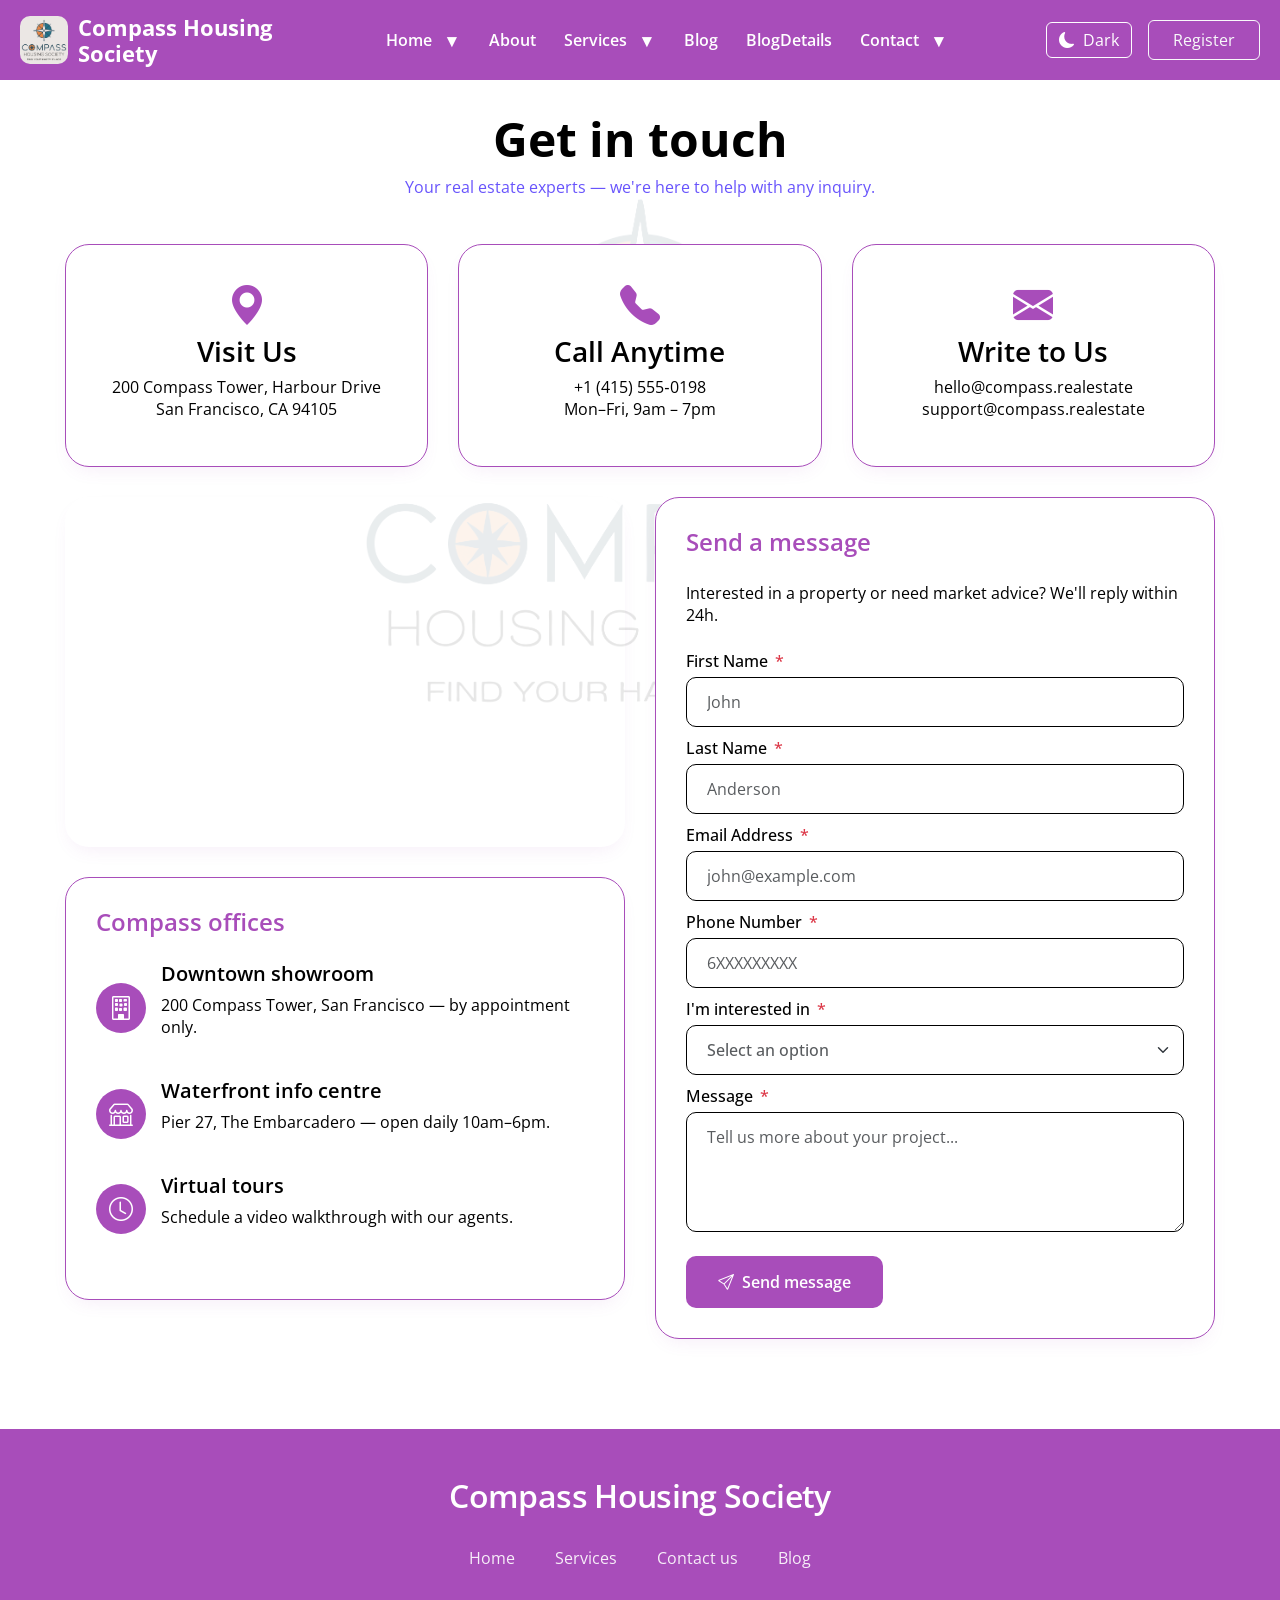
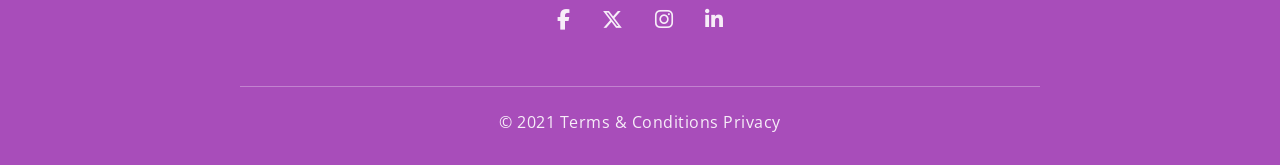
<file: contactus.html>
<!DOCTYPE html>
<html lang="en">
<head>
    <meta charset="UTF-8">
    <meta name="viewport" content="width=device-width, initial-scale=1.0, viewport-fit=cover">
    <title>Compass Real Estate · Contact us</title>
    <link rel="stylesheet" href="globalstyles.css">
    <link href="https://cdn.jsdelivr.net/npm/bootstrap@5.3.3/dist/css/bootstrap.min.css" rel="stylesheet">
    <link href="https://cdn.jsdelivr.net/npm/bootstrap-icons@1.11.3/font/bootstrap-icons.css" rel="stylesheet">
    <link rel="stylesheet" href="https://cdnjs.cloudflare.com/ajax/libs/font-awesome/6.5.1/css/all.min.css">
    <link href="https://fonts.googleapis.com/css2?family=Open+Sans:wght@400;500;600;700&family=Roboto:wght@400;500;700&display=swap" rel="stylesheet">
    
<style>
    
    :root {
    --pri: #A84DBA;
    --sec: #6854FC;
    --white: #ffffff;
    --black: #000000;
    --bg-body: #ffffff;
    --text-main: #000000;
    --card-bg: #ffffff;
    --card-border: #A84DBA;
    --excerpt-color: #000000;
    --input-border: #000000;
    --shadow-color: rgba(168, 77, 186, 0.1);
    --sidebar-border: #6854FC;
    --error-color: #dc3545;
    --success-color: #28a745;
    --footer-bg: #ffffff;
}

[data-theme="dark"] {
    --bg-body: #000000;
    --text-main: #ffffff;
    --card-bg: #000000;
    --card-border: #A84DBA;
    --excerpt-color: #ffffff;
    --input-border: #ffffff;
    --shadow-color: rgba(104, 84, 252, 0.2);
    --sidebar-border: #6854FC;
    --error-color: #ff6b6b;
    --success-color: #28a745;
    --footer-bg: #000000;
}

    /* watermark logo */
    body::before {
        content: "";
        position: fixed;
        inset: 0;
        margin: auto;
        background-image: url('images/transparent-logo-1.png');
        background-repeat: no-repeat;
        background-position: center;
        background-size: 600px auto;
        opacity: 0.10;
        pointer-events: none;
        z-index: -1;
    }

    [data-theme="dark"] body::before {
        background-image: url('images/transparent-logo-1.png');
        opacity: 0.10;
    }

    body {
        background-color: var(--bg-body);
        color: var(--text-main);
        transition: background-color 0.2s ease, color 0.2s;
        font-family: 'Open Sans', sans-serif;
        padding: 0;
        margin: 0;
        overflow-x: hidden;
    }

    /* TYPOGRAPHY HIERARCHY – exact sizes */
    h1 { font-size: 48px; font-weight: 700; margin-bottom: 8px; }
    h2 { font-size: 36px; font-weight: 600; margin-bottom: 8px; }
    h3 { font-size: 28px; font-weight: 600; margin-bottom: 8px; }
    h4 { font-size: 24px; font-weight: 600; margin-bottom: 8px; }
    h5 { font-size: 20px; font-weight: 600; margin-bottom: 8px; }
    h6 { font-size: 18px; font-weight: 600; margin-bottom: 8px; }
    p, span, a, li, .card-text, .btn, input, textarea, .info-item, label, small, .invalid-feedback {
        font-size: 16px !important;
        line-height: normal;
    }

    /* sticky header - exactly original */
    #site-header {
        left: 0;
        right: 0;
        width: 100%;
        background: var(--card-bg) !important;
        border-bottom: 1px solid var(--card-border);
        padding: 12px 50px !important;
        z-index: 1030;
        transition: background 0.2s;
    }

  

    /* main wrapper – full width with proper padding, 30px gaps */
    .main-wrapper {
        padding: 30px 50px 30px 50px;
        width: 100%;
        margin-top: 80px;
        min-height: calc(100vh - 80px);
        display: flex;
        flex-direction: column;
    }

    .section-gap {
        margin-bottom: 30px;
    }

    /* center heading */
    .text-center {
        text-align: center;
    }

    /* contact cards - equal height, smooth animation (simple fade) */
    .contact-card {
        background: var(--card-bg);
        border: 1px solid var(--card-border);
        border-radius: 24px;
        padding: 30px 25px;
        box-shadow: 0 8px 18px -6px var(--shadow-color);
        height: 100%;
        transition: transform 0.2s ease, box-shadow 0.2s ease;
        text-align: center;
    }
    .contact-card:hover {
        transform: translateY(-4px);
        box-shadow: 0 18px 25px -12px rgba(104,84,252,0.15);
    }
    .contact-card i {
        font-size: 2.5rem;
        color: var(--pri);
        margin-bottom: 20px;
        transition: color 0.2s;
    }
    .contact-card:hover i {
        color: var(--sec);
    }

    /* form styling - all fields 10px border radius */
    .form-card {
        background: var(--card-bg);
      border: 1px solid var(--card-border);
        border-radius: 24px;
        padding: 30px;
        box-shadow: 0 8px 18px -6px var(--shadow-color);
    }
    .form-control, .form-select {
        /* background: var(--bg-body); */
        border: 1px solid var(--input-border);
        border-radius: 10px !important;
        padding: 12px 20px;
        color: var(--text-main);
        font-size: 16px !important;
        margin-bottom: 5px;
        transition: border-color 0.2s;
    }
    .form-control:focus, .form-select:focus {
        border-color: var(--sec);
        outline: 2px solid rgba(104,84,252,0.2);
        box-shadow: none;
    }
    textarea.form-control {
        border-radius: 10px !important;
        resize: vertical;
        min-height: 120px;
    }

    /* validation styles */
    .form-control.is-invalid, .form-select.is-invalid {
        border-color: var(--error-color);
        background-image: none;
    }
    .form-control.is-valid, .form-select.is-valid {
        border-color: var(--success-color);
        background-image: none;
    }
    .invalid-feedback {
        color: var(--error-color);
        font-size: 14px !important;
        margin-top: 0;
        margin-bottom: 10px;
        display: block;
        padding-left: 0px;
    }
    .star {
        color: var(--error-color);
        margin-left: 3px;
    }
    label {
        font-weight: 500;
        margin-bottom: 5px;
        display: block;
        color: var(--text-main);
    }

    /* buttons - 14px 32px padding, radius 10px – no hover/active/focus changes */
    .btn-custom {
        background: var(--pri);
        border: none;
        color: white;
        padding: 14px 32px !important;
        border-radius: 10px !important;
        font-weight: 600;
        transition: none;
        text-decoration: none;
        display: inline-block;
        font-size: 16px !important;
        cursor: pointer;
    }
    .btn-custom:hover,
    .btn-custom:focus,
    .btn-custom:active {
        background: var(--pri);
        color: white;
        border: none;
        outline: none;
        box-shadow: none;
    }

    .btn-outline-custom {
        background: transparent;
        border: 2px solid var(--pri);
        color: var(--pri);
        padding: 14px 32px !important;
        border-radius: 10px !important;
        font-weight: 600;
        transition: none;
        text-decoration: none;
        display: inline-block;
    }
    .btn-outline-custom:hover,
    .btn-outline-custom:focus,
    .btn-outline-custom:active {
        background: transparent;
        color: var(--pri);
        border: 2px solid var(--pri);
        outline: none;
        box-shadow: none;
    }

    /* map container */
    .map-container {
        border-radius: 24px;
        overflow: hidden;
        box-shadow: 0 8px 18px -6px var(--shadow-color);
        height: 350px;
    }
    .map-container iframe {
        width: 100%;
        height: 100%;
        border: 0;
    }

    /* info items */
    .info-item {
        display: flex;
        align-items: center;
        gap: 15px;
        margin-bottom: 25px;
    }
    .info-item i {
        width: 50px;
        height: 50px;
        background: var(--pri);
        color: white;
        border-radius: 50%;
        display: flex;
        align-items: center;
        justify-content: center;
        font-size: 1.5rem;
        flex-shrink: 0;
        transition: background 0.2s;
    }
    .info-item:hover i {
        background: var(--sec);
    }

    .widget-title {
        font-size: 24px !important;
        font-weight: 600;
        color: var(--pri);
        border-left: none;
        padding-left: 0;
        margin-bottom: 25px;
    }

    .row {
        --bs-gutter-x: 30px;
        margin-right: 0;
        margin-left: 0;
    }
    .container-fluid {
        padding-left: 0;
        padding-right: 0;
    }
    .col-lg-6, .col-lg-4, .col-md-6 {
        padding-left: 15px;
        padding-right: 15px;
    }

    /* responsive */
    @media (max-width: 768px) {
        #site-header {
            padding: 12px 20px !important;
        }
        .main-wrapper {
            padding: 20px 20px 30px 20px;
        }
        h1 { font-size: 40px; }
        .map-container {
            height: 280px;
        }
        #side-footer {
            padding: 20px 20px;
        }
    }
    @media (max-width: 576px) {
        .main-wrapper {
            padding: 15px 15px 30px 15px;
        }
        .btn-custom, .btn-outline-custom {
            padding: 12px 24px !important;
        }
    }
</style>
</head>
<body data-theme="light">

<!-- STICKY HEADER (exactly original) -->
<div id="site-header" class="fixed-top d-flex justify-content-between align-items-center">
    <div class="d-flex align-items-center gap-3">
        <div style="width: 38px; height: 38px; background: var(--pri); mask: url('data:image/svg+xml;utf8,<svg xmlns=%22http://www.w3.org/2000/svg%22 viewBox=%220 0 200 200%22><path d=%22M100 20 L120 70 L180 70 L130 105 L150 160 L100 130 L50 160 L70 105 L20 70 L80 70 L100 20Z%22 fill=%22black%22/><circle cx=%22100%22 cy=%22100%22 r=%2215%22 fill=%22black%22/></svg>') no-repeat center; mask-size: contain; background-color: var(--pri);"></div>
        <span class="fw-bold" style="color: var(--pri);">COMPASS<span style="color:var(--text-main);">.journal</span></span>
    </div>
    <div class="theme-toggle">
        <span style="color: var(--text-main);" id="darkmode-icon"><i class="fa-regular fa-moon"></i></span>
        <button class="theme-toggle-btn" id="themeToggle">dark / light</button>
    </div>
</div>

<!-- MAIN CONTACT SECTION -->
<div class="main-wrapper">
    <!-- page title - centered -->
    <div class="row section-gap">
        <div class="col-12 text-center">
            <h1>Get in touch</h1>
            <p style="color: var(--sec);">Your real estate experts — we're here to help with any inquiry.</p>
        </div>
    </div>

    <!-- contact cards -->
    <div class="row g-4 section-gap">
        <div class="col-lg-4 col-md-6">
            <div class="contact-card">
                <i class="bi bi-geo-alt-fill"></i>
                <h3>Visit Us</h3>
                <p>200 Compass Tower, Harbour Drive<br>San Francisco, CA 94105</p>
            </div>
        </div>
        <div class="col-lg-4 col-md-6">
            <div class="contact-card">
                <i class="bi bi-telephone-fill"></i>
                <h3>Call Anytime</h3>
                <p>+1 (415) 555‑0198<br>Mon–Fri, 9am – 7pm</p>
            </div>
        </div>
        <div class="col-lg-4 col-md-6">
            <div class="contact-card">
                <i class="bi bi-envelope-fill"></i>
                <h3>Write to Us</h3>
                <p>hello@compass.realestate<br>support@compass.realestate</p>
            </div>
        </div>
    </div>

    <!-- map + contact info + form -->
    <div class="row g-4">
        <!-- left column: map & extra info -->
        <div class="col-lg-6">
            <div class="map-container section-gap">
                <iframe src="https://www.google.com/maps/embed?pb=!1m18!1m12!1m3!1d3153.086553334487!2d-122.40348492425713!3d37.79001671154438!2m3!1f0!2f0!3f0!3m2!1i1024!2i768!4f13.1!3m3!1m2!1s0x80858064e6f3e6c9%3A0x7b8c3e4b2f3c6b0a!2sSalesforce%20Tower!5e0!3m2!1sen!2sus!4v1689876543210!5m2!1sen!2sus" allowfullscreen="" loading="lazy"></iframe>
            </div>
            <div class="form-card">
                <h4 class="widget-title" style="margin-top: 0;">Compass offices</h4>
                <div class="info-item">
                    <i class="bi bi-building"></i>
                    <div>
                        <h5>Downtown showroom</h5>
                        <p>200 Compass Tower, San Francisco — by appointment only.</p>
                    </div>
                </div>
                <div class="info-item">
                    <i class="bi bi-shop"></i>
                    <div>
                        <h5>Waterfront info centre</h5>
                        <p>Pier 27, The Embarcadero — open daily 10am–6pm.</p>
                    </div>
                </div>
                <div class="info-item">
                    <i class="bi bi-clock"></i>
                    <div>
                        <h5>Virtual tours</h5>
                        <p>Schedule a video walkthrough with our agents.</p>
                    </div>
                </div>
            </div>
        </div>

        <!-- right column: contact form with strict validation -->
        <div class="col-lg-6">
            <div class="form-card">
                <h4 class="widget-title" style="margin-top: 0;">Send a message</h4>
                <p class="mb-4">Interested in a property or need market advice? We'll reply within 24h.</p>
                
                <form id="contactForm" novalidate>
                    <!-- First Name - only letters, no spaces allowed -->
                    <label>First Name <span class="star">*</span></label>
                    <input type="text" class="form-control" id="firstName" placeholder="John" maxlength="50">
                    <div class="invalid-feedback" id="firstNameError"></div>
                    
                    <!-- Last Name - only letters, no spaces allowed -->
                    <label>Last Name <span class="star">*</span></label>
                    <input type="text" class="form-control" id="lastName" placeholder="Anderson" maxlength="50">
                    <div class="invalid-feedback" id="lastNameError"></div>
                    
                    <!-- Email - pattern .com/.in/.org/.net only, no spaces -->
                    <label>Email Address <span class="star">*</span></label>
                    <input type="email" class="form-control" id="email" placeholder="john@example.com" maxlength="100">
                    <div class="invalid-feedback" id="emailError"></div>
                    
                    <!-- Phone - 10 digits, only 6-9 allowed as first digit, no spaces -->
                    <label>Phone Number <span class="star">*</span></label>
                    <input type="tel" class="form-control" id="phone" placeholder="6XXXXXXXXX" maxlength="10">
                    <div class="invalid-feedback" id="phoneError"></div>
                    
                    <!-- Interest -->
                    <label>I'm interested in <span class="star">*</span></label>
                   <select 
  id="interest" 
  class="form-select text-muted" 
  required
  style="font-weight:500; color:#000000;"
  onchange="this.classList.remove('text-muted'); this.style.color='#000000'; this.style.fontWeight='600';"
>
  <option value="" selected disabled hidden>Select an option</option>
  <option value="buy" >Buying a property</option>
  <option value="sell" >Selling my home</option>
  <option value="invest" >Investment advice</option>
  <option value="design">Architecture / design</option>
  <option value="general">General inquiry</option>
</select>
                    <div class="invalid-feedback" id="interestError"></div>
                    
                    <!-- Message - no empty spaces allowed at start -->
                    <label>Message <span class="star">*</span></label>
                    <textarea class="form-control" id="message" placeholder="Tell us more about your project..." maxlength="500"></textarea>
                    <div class="invalid-feedback" id="messageError"></div>
                    
                    <!-- Only one button: submit -->
                    <div class="d-flex mt-4">
                        <button type="submit" class="btn-custom"><i class="bi bi-send me-2"></i>Send message</button>
                    </div>
                </form>
            </div>
        </div>
    </div>
</div>

<!-- FOOTER (exactly original) -->
<div id="side-footer"></div>

<!-- SCRIPTS -->
<script src="footer.js"></script>
<script src="https://cdn.jsdelivr.net/npm/bootstrap@5.3.3/dist/js/bootstrap.bundle.min.js"></script>
<script src="header.js"></script>

<!-- VALIDATION SCRIPT - STRICT RULES like Register & Login page -->
<script>
    (function() {
        // Dark mode toggle
        const themeToggleBtn = document.getElementById('themeToggle');
        const body = document.body;
        if (themeToggleBtn) {
            themeToggleBtn.addEventListener('click', () => {
                const currentTheme = body.getAttribute('data-theme');
                body.setAttribute('data-theme', currentTheme === 'light' ? 'dark' : 'light');
            });
        }

        // Validation Patterns - SAME as Register/Login page
        const emailPattern = /^[a-zA-Z0-9._%+-]+@[a-zA-Z-]{2,}\.(com|in|org|net)$/i;
        const namePattern = /^[A-Za-z]+$/;  // Only letters, no spaces
        const phonePattern = /^[6-9][0-9]{9}$/;  // Starts with 6-9, exactly 10 digits

        // Form elements
        const form = document.getElementById('contactForm');
        const firstName = document.getElementById('firstName');
        const lastName = document.getElementById('lastName');
        const email = document.getElementById('email');
        const phone = document.getElementById('phone');
        const interest = document.getElementById('interest');
        const message = document.getElementById('message');
        
        // Error elements
        const firstNameError = document.getElementById('firstNameError');
        const lastNameError = document.getElementById('lastNameError');
        const emailError = document.getElementById('emailError');
        const phoneError = document.getElementById('phoneError');
        const interestError = document.getElementById('interestError');
        const messageError = document.getElementById('messageError');

        // Validation functions
        function validateFirstName() {
            const value = firstName.value.trim();
            
            if (value === '') {
                firstNameError.textContent = 'First name is required';
                firstName.classList.add('is-invalid');
                firstName.classList.remove('is-valid');
                return false;
            }
            if (!namePattern.test(value)) {
                firstNameError.textContent = 'First name must contain only letters (A-Z), no spaces or numbers';
                firstName.classList.add('is-invalid');
                firstName.classList.remove('is-valid');
                return false;
            }
            if (value.length < 2) {
                firstNameError.textContent = 'First name must be at least 2 characters';
                firstName.classList.add('is-invalid');
                firstName.classList.remove('is-valid');
                return false;
            }
            firstNameError.textContent = '';
            firstName.classList.remove('is-invalid');
            firstName.classList.add('is-valid');
            return true;
        }

        function validateLastName() {
            const value = lastName.value.trim();
            
            if (value === '') {
                lastNameError.textContent = 'Last name is required';
                lastName.classList.add('is-invalid');
                lastName.classList.remove('is-valid');
                return false;
            }
            if (!namePattern.test(value)) {
                lastNameError.textContent = 'Last name must contain only letters (A-Z), no spaces or numbers';
                lastName.classList.add('is-invalid');
                lastName.classList.remove('is-valid');
                return false;
            }
            if (value.length < 2) {
                lastNameError.textContent = 'Last name must be at least 2 characters';
                lastName.classList.add('is-invalid');
                lastName.classList.remove('is-valid');
                return false;
            }
            lastNameError.textContent = '';
            lastName.classList.remove('is-invalid');
            lastName.classList.add('is-valid');
            return true;
        }

        function validateEmail() {
            let value = email.value.trim();
            value = value.replace(/\s/g, '');
            email.value = value;
            
            if (value === '') {
                emailError.textContent = 'Email address is required';
                email.classList.add('is-invalid');
                email.classList.remove('is-valid');
                return false;
            }
            if (!emailPattern.test(value)) {
                emailError.textContent = 'Please enter a valid email address (e.g., name@domain.com, .in, .org, .net)';
                email.classList.add('is-invalid');
                email.classList.remove('is-valid');
                return false;
            }
            emailError.textContent = '';
            email.classList.remove('is-invalid');
            email.classList.add('is-valid');
            return true;
        }

        function validatePhone() {
            const value = phone.value.trim();
            
            if (value === '') {
                phoneError.textContent = 'Phone number is required';
                phone.classList.add('is-invalid');
                phone.classList.remove('is-valid');
                return false;
            }
            if (!phonePattern.test(value)) {
                phoneError.textContent = 'Please enter a valid 10-digit mobile number starting with 6,7,8, or 9';
                phone.classList.add('is-invalid');
                phone.classList.remove('is-valid');
                return false;
            }
            phoneError.textContent = '';
            phone.classList.remove('is-invalid');
            phone.classList.add('is-valid');
            return true;
        }

        function validateInterest() {
            if (!interest.value || interest.value === '') {
                interestError.textContent = 'Please select an option';
                interest.classList.add('is-invalid');
                interest.classList.remove('is-valid');
                return false;
            }
            interestError.textContent = '';
            interest.classList.remove('is-invalid');
            interest.classList.add('is-valid');
            return true;
        }

        function validateMessage() {
            const value = message.value;
            
            if (value.trim() === '') {
                messageError.textContent = 'Message cannot be empty';
                message.classList.add('is-invalid');
                message.classList.remove('is-valid');
                return false;
            }
            if (value.trim().length < 10) {
                messageError.textContent = 'Message must be at least 10 characters';
                message.classList.add('is-invalid');
                message.classList.remove('is-valid');
                return false;
            }
            messageError.textContent = '';
            message.classList.remove('is-invalid');
            message.classList.add('is-valid');
            return true;
        }

        // Real-time input restrictions - No spaces, no numbers
        firstName.addEventListener('input', function() {
            let value = this.value;
            value = value.replace(/[^A-Za-z]/g, '');
            this.value = value;
            validateFirstName();
        });

        lastName.addEventListener('input', function() {
            let value = this.value;
            value = value.replace(/[^A-Za-z]/g, '');
            this.value = value;
            validateLastName();
        });

        email.addEventListener('input', function() {
            this.value = this.value.replace(/\s/g, '');
            validateEmail();
        });

        phone.addEventListener('input', function() {
            let value = this.value;
            value = value.replace(/\D/g, '');
            if (value.length >= 1) {
                const firstDigit = value.charAt(0);
                if (firstDigit >= '0' && firstDigit <= '5') {
                    value = '';
                }
            }
            if (value.length > 10) value = value.slice(0, 10);
            this.value = value;
            validatePhone();
        });

        message.addEventListener('input', function() {
            if (this.value.startsWith(' ')) {
                this.value = this.value.trimStart();
            }
            validateMessage();
        });

        interest.addEventListener('change', validateInterest);

        // Form submit
        form.addEventListener('submit', (e) => {
            e.preventDefault();
            
            const isFirstNameValid = validateFirstName();
            const isLastNameValid = validateLastName();
            const isEmailValid = validateEmail();
            const isPhoneValid = validatePhone();
            const isInterestValid = validateInterest();
            const isMessageValid = validateMessage();

            if (isFirstNameValid && isLastNameValid && isEmailValid && isPhoneValid && isInterestValid && isMessageValid) {
                alert('✓ Message sent successfully! Our real estate expert will contact you within 24 hours.');
                form.reset();
                
                // Remove validation classes
                [firstName, lastName, email, phone, interest, message].forEach(field => {
                    field.classList.remove('is-valid', 'is-invalid');
                });
            } else {
                alert('✗ Please fix the errors above before submitting.');
            }
        });
    })();
</script>

</body>
</html>
</file>
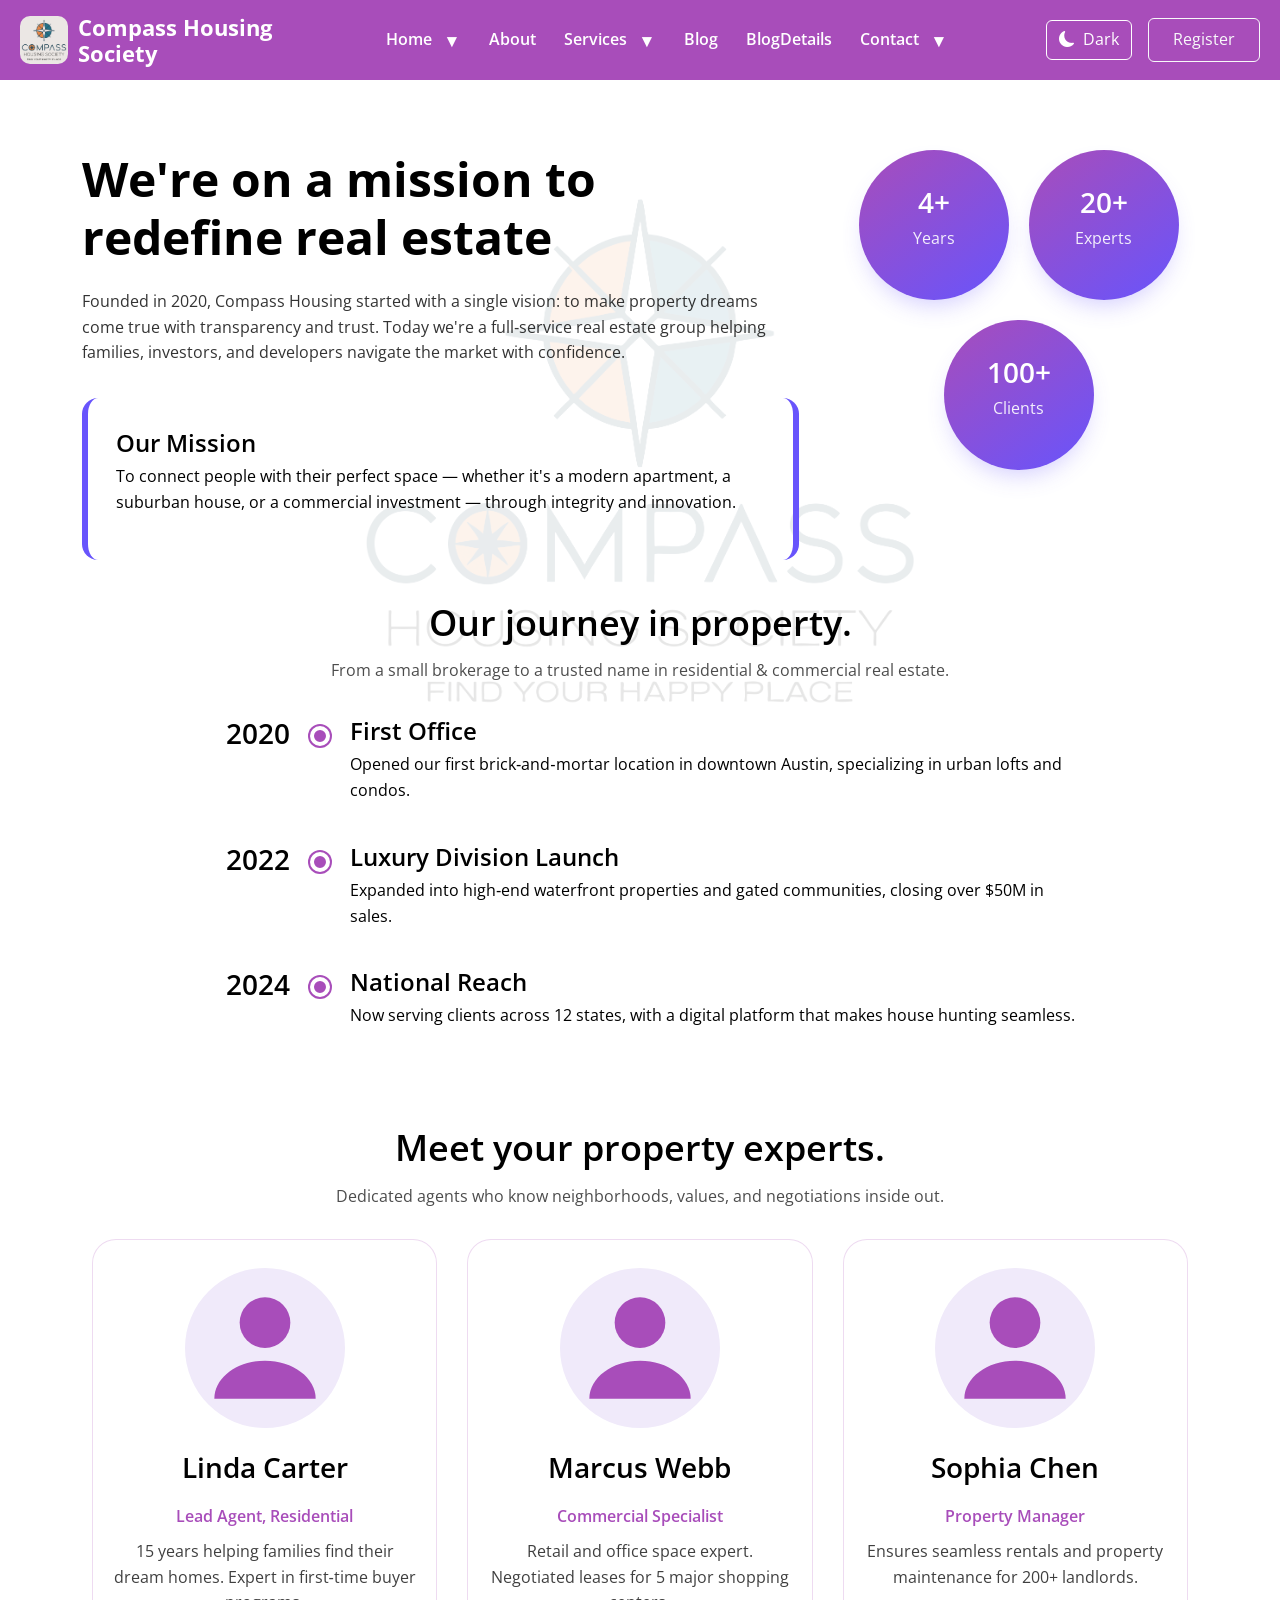
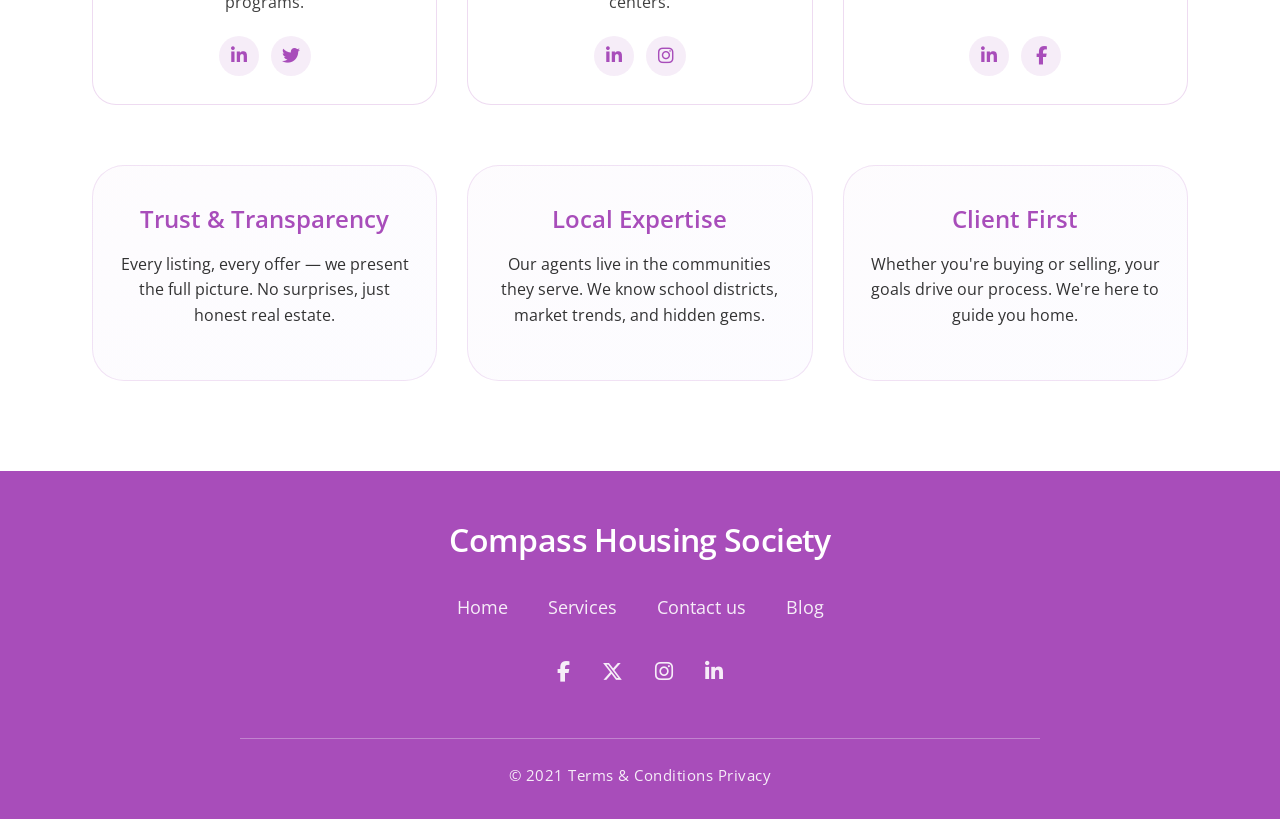
<file: home2.html>
<!DOCTYPE html>
<html lang="en">

<head>
  <meta charset="UTF-8">
  <meta name="viewport" content="width=device-width, initial-scale=1.0">
  <title>Document</title>
  <link rel="stylesheet" href="globalstyles.css">
  <link href="https://cdn.jsdelivr.net/npm/bootstrap@5.3.3/dist/css/bootstrap.min.css" rel="stylesheet">
  <link href="https://cdn.jsdelivr.net/npm/bootstrap-icons@1.11.3/font/bootstrap-icons.css" rel="stylesheet">
  <link rel="stylesheet" href="https://cdnjs.cloudflare.com/ajax/libs/font-awesome/6.5.1/css/all.min.css">
  <link
    href="https://fonts.googleapis.com/css2?family=Open+Sans:wght@400;500;600;700&family=Roboto:wght@400;500;700&display=swap"
    rel="stylesheet">
  <style>
    * {
      margin: 0;
      padding: 0;
      box-sizing: border-box;
    }

    body {
       font-family: 'Open Sans', sans-serif;
      background-color: #ffffff;
      color: #000000;
      line-height: normal;
      display: flex;
      flex-direction: column;
      min-height: 100vh;
    }

    main {
      flex: 1 0 auto;
    }

    [data-theme="dark"] {
      /* background-color: #121212; */
      color: #ffffff;
    }

    [data-theme="dark"] .card-equal,
    [data-theme="dark"] .property-card,
    [data-theme="dark"] .border {
      background-color: #1e1e1e;
      border-color: rgba(168, 77, 186, 0.3) !important;
      color: #ffffff;
    }

    [data-theme="dark"] p,
    [data-theme="dark"] span,
    [data-theme="dark"] li,
    [data-theme="dark"] .text-muted {
      color: #e0e0e0;
    }

    [data-theme="dark"] .bg-light {
      background-color: #1e1e1e !important;
    }

    [data-theme="dark"] .btn-outline-pri {
      border-color: #A84DBA;
      color: #A84DBA;
    }

    [data-theme="dark"] .btn-outline-pri:hover {
      background: #A84DBA;
      color: #121212;
    }

    body::before {
      content: "";
      position: fixed;
      inset: 0;
      margin: auto;
      background-image: url("images/transparent-logo-1.png");
      background-repeat: no-repeat;
      background-position: center;
      background-size: 600px auto;
      opacity: 0.10;
      pointer-events: none;
      z-index: -1;
    }

    [data-theme="dark"] body::before {
      background-image: url("images/transparent-logo-1.png");
      opacity: 0.10;
    }

    :root {
      --pri: #A84DBA;
      --sec: #6854FC;
      --white: #fff;
      --black: #000;
    }

    .bg-pri {
      background-color: #A84DBA !important;
    }

    .bg-sec {
      background-color: #6854FC !important;
    }

    .text-pri {
      color: #A84DBA !important;
    }

    .text-sec {
      color: #6854FC !important;
    }

    h1 {
      font-size: 48px;
      font-weight: 700;
      margin: 0 0 0.5rem;
      line-height: 1.2;
    }

    h2 {
      font-size: 36px;
      font-weight: 600;
      margin: 0 0 0.5rem;
      line-height: 1.3;
    }

    h3 {
      font-size: 28px;
      font-weight: 600;
      margin: 0 0 0.5rem;
      line-height: 1.4;
    }

    h4 {
      font-size: 24px;
      font-weight: 600;
      margin: 0 0 0.3rem;
      line-height: 1.4;
    }

    h5 {
      font-size: 20px;
      font-weight: 600;
      margin: 0 0 0.3rem;
      line-height: 1.5;
    }

    h6 {
      font-size: 18px;
      font-weight: 600;
      margin: 0 0 0.3rem;
      line-height: 1.5;
    }

    p,
    span,
    li,
    a,
    button,
    input,
    textarea,
    label,
    div,
    section,
    .btn,
    .nav-link,
    .card,
    footer {
      font-size: 16px;
      line-height: 1.6;
    }

    .section-gap {
      padding: 40px;
    }



    .btn-pri,
    .btn-sec,
    .btn-outline-pri {
      padding: 14px 32px !important;
      border-radius: 60px !important;
      font-size: 16px;
      font-weight: 600;
      display: inline-flex;
      align-items: center;
      justify-content: center;
      transition: all 0.2s ease;
      border: none;
    }

    .btn-pri,
    .btn-sec {
      background-color: #A84DBA;
      color: #ffffff;
    }

    .btn-outline-pri {
      background: transparent;
      color: #A84DBA;
      border: 2px solid #A84DBA !important;
    }

    .btn-outline-pri:hover {
      background: #A84DBA;
      color: #fff;
    }

    .btn-pri:hover,
    .btn-sec:hover {
      background-color: #8f3fa0;
      color: white;
    }

    ::selection {
      background: #A84DBA;
      color: white;
    }

    .about-hero {
      padding: 40px 0 10px;
    }

    .about-hero-grid {
      display: grid;
      grid-template-columns: 2fr 1fr;
      gap: 40px;
      align-items: start;
    }

    .about-hero-description {
      margin: 24px 0 32px;
      opacity: 0.8;
    }

    .about-mission {
      /* background: #f8f4ff; */
      padding: 28px;
      border-radius: 16px;
      border-right: 6px solid var(--sec);
      border-left: 6px solid var(--sec);

    }

    [data-theme="dark"] .about-mission {
      background: #2a2a2a;
    }

    /* Stats Bubbles */
    .about-hero-stats {
      display: flex;
      flex-wrap: wrap;
      gap: 20px;
      justify-content: center;
    }

    .stat-bubble {
      text-align: center;
      padding: 20px;
      background: linear-gradient(145deg, var(--pri), var(--sec));
      border-radius: 50%;
      width: 150px;
      height: 150px;
      display: flex;
      flex-direction: column;
      justify-content: center;
      align-items: center;
      color: white;
      transition: transform 0.3s ease;
      box-shadow: 0 12px 24px -8px rgba(104, 84, 252, 0.3);
    }

    .stat-bubble:hover {
      transform: scale(1.05);
    }

    .stat-bubble h3 {
      color: white;
      margin-bottom: 4px;
    }

    .stat-bubble p {
      color: rgba(255, 255, 255, 0.9);
    }



    .section-header {
      text-align: center;
      max-width: 700px;
      margin: 0 auto 30px;
    }

    .section-header h2 {
      margin-bottom: 12px;
    }

    .section-header p {
      opacity: 0.7;
    }

    .timeline {
      max-width: 900px;
      margin: 0 auto;
      position: relative;
    }

    /* Removed the vertical line */

    .timeline-item {
      display: flex;
      gap: 30px;
      margin-bottom: 20px;
      position: relative;
    }

    .timeline-year {
      min-width: 100px;
      text-align: right;
    }

    .timeline-year h4 {
      background: rgba(168, 77, 186, 0.1);
      padding: 8px 20px;
      border-radius: 40px;
      display: inline-block;
    }

    .timeline-content {
      flex: 1;
      padding-left: 30px;
      position: relative;
    }

    .timeline-content::before {
      content: '';
      position: absolute;
      left: -10px;
      top: 12px;
      width: 20px;
      height: 20px;
      border-radius: 50%;
      background: var(--pri);
      border: 4px solid white;
      box-shadow: 0 0 0 2px var(--pri);
      z-index: 2;
    }

    [data-theme="dark"] .timeline-content::before {
      border-color: #1e1e1e;
    }



    .team-grid {
      display: grid;
      grid-template-columns: repeat(3, 1fr);
      gap: 30px;
      margin-top: 20px;
    }

    .team-card {
      padding: 28px 20px;
      border-radius: 24px;
      border: 1px solid rgba(168, 77, 186, 0.2);
      text-align: center;
      transition: all 0.3s ease;
      background: white;
      display: flex;
      flex-direction: column;
      height: 100%;
    }

    [data-theme="dark"] .team-card {
      background: #1e1e1e;
      border-color: rgba(168, 77, 186, 0.3);
    }

    .team-card:hover {
      border-color: var(--sec);
      transform: translateY(-6px);
      box-shadow: 0 20px 30px -10px rgba(104, 84, 252, 0.15);
    }

    .team-image {
      width: 160px;
      height: 160px;
      border-radius: 50%;
      overflow: hidden;
      margin: 0 auto 20px;
      background: #f0eafa;
      display: flex;
      align-items: center;
      justify-content: center;
      border: 4px solid transparent;
      transition: border-color 0.2s;
    }

    .team-card:hover .team-image {
      border-color: var(--pri);
    }

    .team-image img {
      width: 100%;
      height: 100%;
      object-fit: cover;
    }

    .team-role {
      color: var(--pri);
      font-weight: 600;
      margin: 8px 0 10px;
    }

    .team-bio {
      opacity: 0.75;
      margin-bottom: 20px;
      flex: 1;
    }

    .team-social {
      display: flex;
      gap: 12px;
      justify-content: center;
      margin-top: auto;
    }

    .social-link {
      display: inline-flex;
      width: 40px;
      height: 40px;
      border-radius: 50%;
      background: rgba(168, 77, 186, 0.1);
      color: var(--pri);
      align-items: center;
      justify-content: center;
      text-decoration: none;
      font-weight: 600;
      transition: 0.2s;
    }

    .social-link i {
      font-size: 18px;
    }

    .social-link:hover {
      background: var(--pri);
      color: white;
      transform: translateY(-2px);
    }

    /* ----- Values Section (Equal Cards) ----- */
    section {
      padding: 30px;
    }

    .values-grid {
      display: grid;
      grid-template-columns: repeat(3, 1fr);
      gap: 30px;
    }

    .value-item {
      padding: 36px 24px;
      background: linear-gradient(145deg, rgba(168, 77, 186, 0.02), rgba(104, 84, 252, 0.02));
      border-radius: 32px;
      text-align: center;
      transition: background 0.3s, transform 0.2s;
      border: 1px solid rgba(168, 77, 186, 0.15);
      height: 100%;
      display: flex;
      flex-direction: column;
      justify-content: center;
    }

    .value-item h3 {
      font-size: 24px;
      font-weight: 600;
      margin: 0 0 16px;
      line-height: 1.4;
      color: var(--pri);
    }

    .value-item p {
      font-size: 16px;
      line-height: 1.6;
      opacity: 0.8;
    }

    [data-theme="dark"] .value-item {
      background: #1e1e1e;
      border-color: rgba(168, 77, 186, 0.3);
    }

    .value-item:hover {
      background: linear-gradient(145deg, rgba(168, 77, 186, 0.08), rgba(104, 84, 252, 0.08));
      transform: scale(1.02);
    }

    /* ----- Responsive Design ----- */
    @media (max-width: 992px) {
      .about-hero-grid {
        grid-template-columns: 1fr;
      }

      .team-grid {
        grid-template-columns: repeat(2, 1fr);
      }

      .values-grid {
        grid-template-columns: repeat(2, 1fr);
      }
    }

    @media (max-width: 768px) {

      .team-grid,
      .values-grid {
        grid-template-columns: 1fr;
      }

      .timeline-item {
        flex-direction: column;
        gap: 10px;
      }

      .timeline-year {
        text-align: left;
      }

      .stat-bubble {
        width: 120px;
        height: 120px;
      }
    }

    @media (max-width: 480px) {
      .about-hero-stats {
        justify-content: space-around;
      }
    }
  </style>
</head>

<body>

  <body data-theme="light">

    <div id="site-header" class="fixed-top"></div>
    <div style="padding:30px 50px 0 50px;">
      <!-- About Hero Section -->
      <section class="about-hero">
        <div class="container">
          <div class="about-hero-grid">
            <div class="about-hero-content">
              <h1>We're on a mission to redefine real estate</h1>
              <p class="about-hero-description">Founded in 2020, Compass Housing started with a single vision: to make
                property dreams come true with transparency and trust. Today we're a full‑service real estate group
                helping families, investors, and developers navigate the market with confidence.</p>
              <div class="about-mission">
                <h4>Our Mission</h4>
                <p>To connect people with their perfect space — whether it's a modern apartment, a suburban house, or a
                  commercial investment — through integrity and innovation.</p>
              </div>
            </div>
            <div class="about-hero-stats">
              <div class="stat-bubble">
                <h3>4+</h3>
                <p>Years</p>
              </div>
              <div class="stat-bubble">
                <h3>20+</h3>
                <p>Experts</p>
              </div>
              <div class="stat-bubble">
                <h3>100+</h3>
                <p>Clients</p>
              </div>
            </div>
          </div>
        </div>
      </section>

      <!-- Journey / Timeline Section -->
      <section class="journey-section">
        <div class="container">
          <div class="section-header">
            <h2>Our journey in property.</h2>
            <p>From a small brokerage to a trusted name in residential & commercial real estate.</p>
          </div>
          <div class="timeline">
            <div class="timeline-item">
              <div class="timeline-year">
                <h3>2020</h3>
              </div>
              <div class="timeline-content">
                <h4>First Office</h4>
                <p>Opened our first brick‑and‑mortar location in downtown Austin, specializing in urban lofts and
                  condos.</p>
              </div>
            </div>
            <div class="timeline-item">
              <div class="timeline-year">
                <h3>2022</h3>
              </div>
              <div class="timeline-content">
                <h4>Luxury Division Launch</h4>
                <p>Expanded into high‑end waterfront properties and gated communities, closing over $50M in sales.</p>
              </div>
            </div>
            <div class="timeline-item">
              <div class="timeline-year">
                <h3>2024</h3>
              </div>
              <div class="timeline-content">
                <h4>National Reach</h4>
                <p>Now serving clients across 12 states, with a digital platform that makes house hunting seamless.</p>
              </div>
            </div>
          </div>
        </div>
      </section>

      <!-- Team Section -->
      <section class="team-section">
        <div class="container">
          <div class="section-header">
            <h2>Meet your property experts.</h2>
            <p>Dedicated agents who know neighborhoods, values, and negotiations inside out.</p>
          </div>
          <div class="team-grid">
            <!-- Team Member 1 -->
            <div class="team-card">
              <div class="team-image">
                <img
                  src="data:image/svg+xml,%3Csvg xmlns='http://www.w3.org/2000/svg' width='120' height='120' viewBox='0 0 24 24' fill='%23A84DBA'%3E%3Ccircle cx='12' cy='8' r='4'/%3E%3Cpath d='M12 14c-4.42 0-8 2.69-8 6h16c0-3.31-3.58-6-8-6z'/%3E%3C/svg%3E"
                  alt="Linda Carter">
              </div>
              <h3>Linda Carter</h3>
              <p class="team-role">Lead Agent, Residential</p>
              <p class="team-bio">15 years helping families find their dream homes. Expert in first‑time buyer programs.
              </p>
              <div class="team-social">
                <a href="https://www.linkedin.com/in/sophiachen" target="_blank" rel="noopener noreferrer"
                  class="social-link"><i class="fab fa-linkedin-in"></i></a>
                <a href="https://twitter.com/sophiachen_property" target="_blank" rel="noopener noreferrer"
                  class="social-link"><i class="fab fa-twitter"></i></a>
              </div>
            </div>
            <!-- Team Member 2 -->
            <div class="team-card">
              <div class="team-image">
                <img
                  src="data:image/svg+xml,%3Csvg xmlns='http://www.w3.org/2000/svg' width='120' height='120' viewBox='0 0 24 24' fill='%23A84DBA'%3E%3Ccircle cx='12' cy='8' r='4'/%3E%3Cpath d='M12 14c-4.42 0-8 2.69-8 6h16c0-3.31-3.58-6-8-6z'/%3E%3C/svg%3E"
                  alt="Marcus Webb">
              </div>
              <h3>Marcus Webb</h3>
              <p class="team-role">Commercial Specialist</p>
              <p class="team-bio">Retail and office space expert. Negotiated leases for 5 major shopping centers.</p>
              <div class="team-social">
                <a href="https://www.linkedin.com/in/marcuswebb" target="_blank" rel="noopener noreferrer"
                  class="social-link"><i class="fab fa-linkedin-in"></i></a>
                <a href="https://www.instagram.com/marcuswebb_realestate" target="_blank" rel="noopener noreferrer"
                  class="social-link"><i class="fab fa-instagram"></i></a>
              </div>
            </div>
            <!-- Team Member 3 -->
            <div class="team-card">
              <div class="team-image">
                <img
                  src="data:image/svg+xml,%3Csvg xmlns='http://www.w3.org/2000/svg' width='120' height='120' viewBox='0 0 24 24' fill='%23A84DBA'%3E%3Ccircle cx='12' cy='8' r='4'/%3E%3Cpath d='M12 14c-4.42 0-8 2.69-8 6h16c0-3.31-3.58-6-8-6z'/%3E%3C/svg%3E"
                  alt="Sophia Chen">
              </div>
              <h3>Sophia Chen</h3>
              <p class="team-role">Property Manager</p>
              <p class="team-bio">Ensures seamless rentals and property maintenance for 200+ landlords.</p>
              <div class="team-social">
                <a href="https://www.linkedin.com/in/lindacarter" target="_blank" rel="noopener noreferrer"
                  class="social-link"><i class="fab fa-linkedin-in"></i></a>
                <a href="https://www.facebook.com/lindacarter.realestate" target="_blank" rel="noopener noreferrer"
                  class="social-link"><i class="fab fa-facebook-f"></i></a>
              </div>
            </div>
          </div>
        </div>
      </section>

      <!-- Values Section -->
      <section class="values-section">
        <div class="container">
          <div class="values-grid">
            <div class="value-item">
              <h3>Trust & Transparency</h3>
              <p>Every listing, every offer — we present the full picture. No surprises, just honest real estate.</p>
            </div>
            <div class="value-item">
              <h3>Local Expertise</h3>
              <p>Our agents live in the communities they serve. We know school districts, market trends, and hidden
                gems.</p>
            </div>
            <div class="value-item">
              <h3>Client First</h3>
              <p>Whether you're buying or selling, your goals drive our process. We're here to guide you home.</p>
            </div>
          </div>
        </div>
      </section>
    </div>
    <div id="side-footer"></div>
    <script src="footer.js"></script>
    <script src="https://cdn.jsdelivr.net/npm/bootstrap@5.3.3/dist/js/bootstrap.bundle.min.js"></script>
    <script src="header.js"></script>
  </body>

</html>
</file>
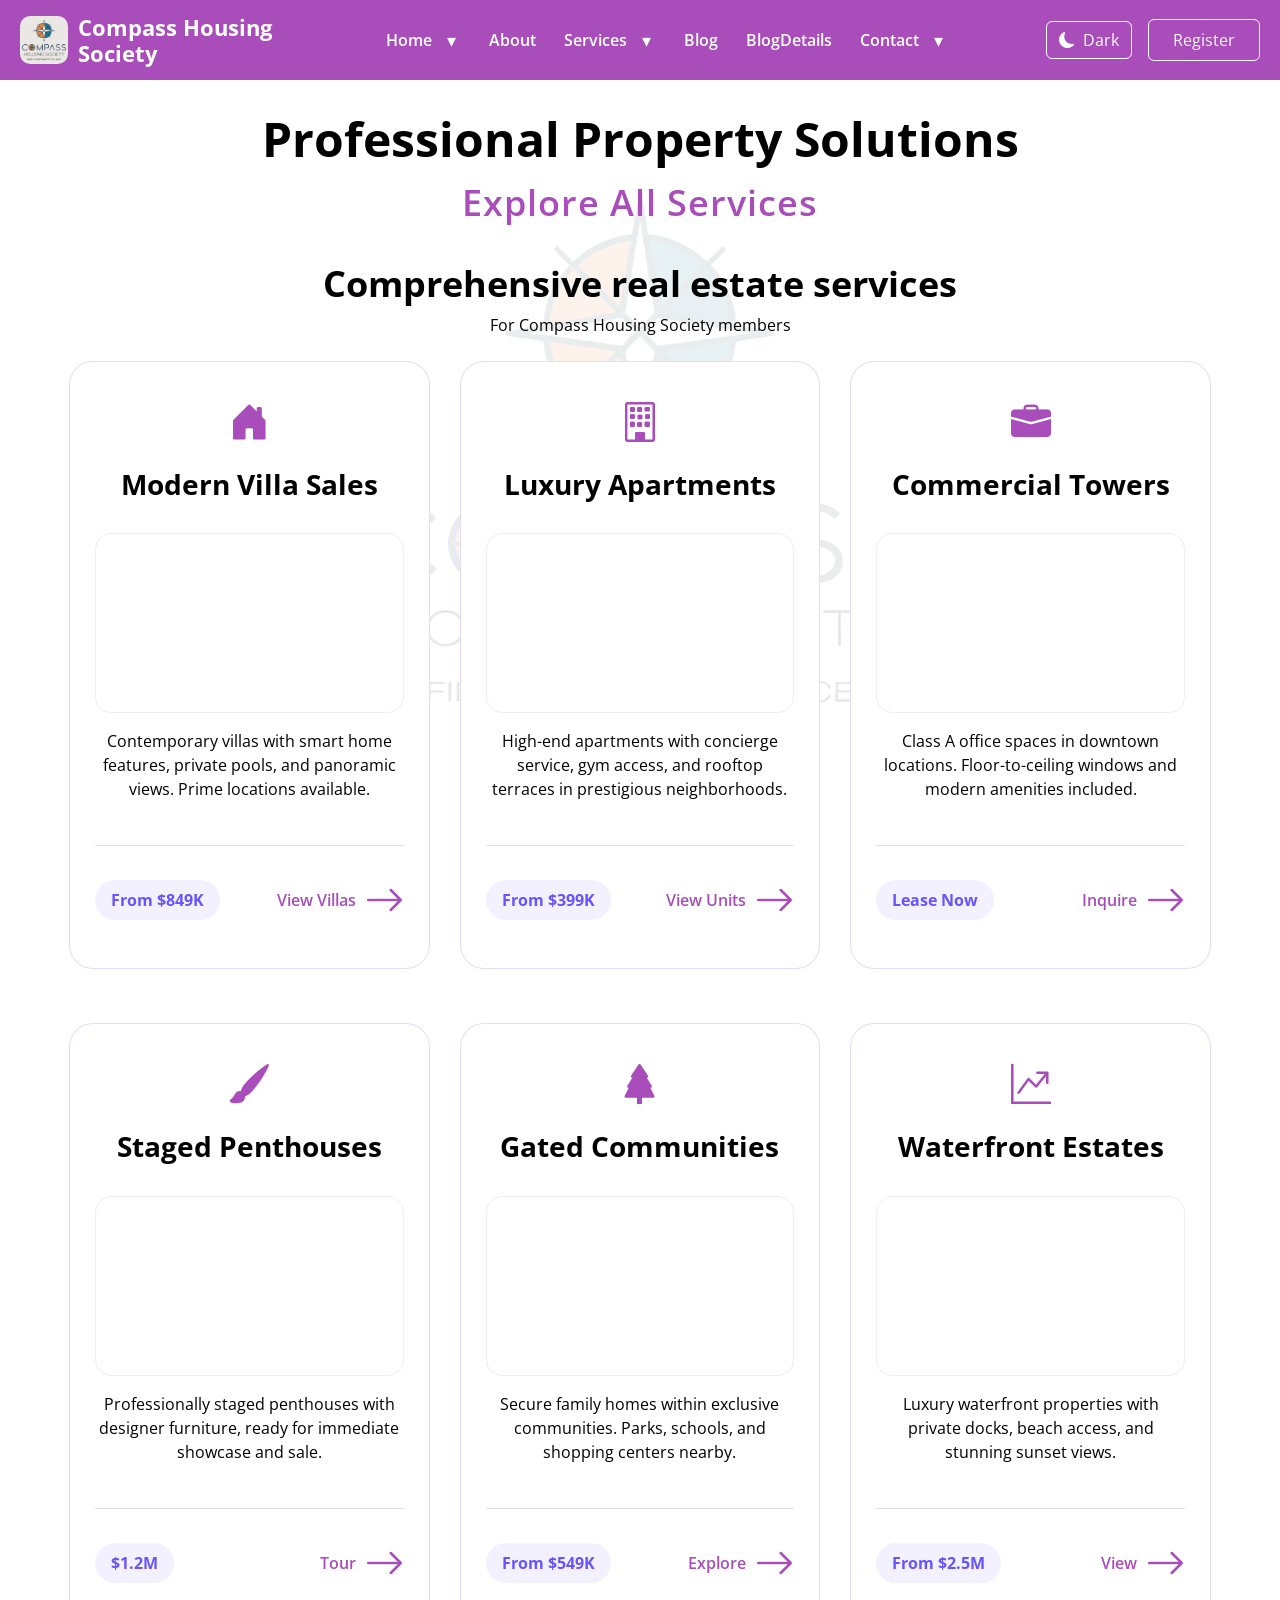
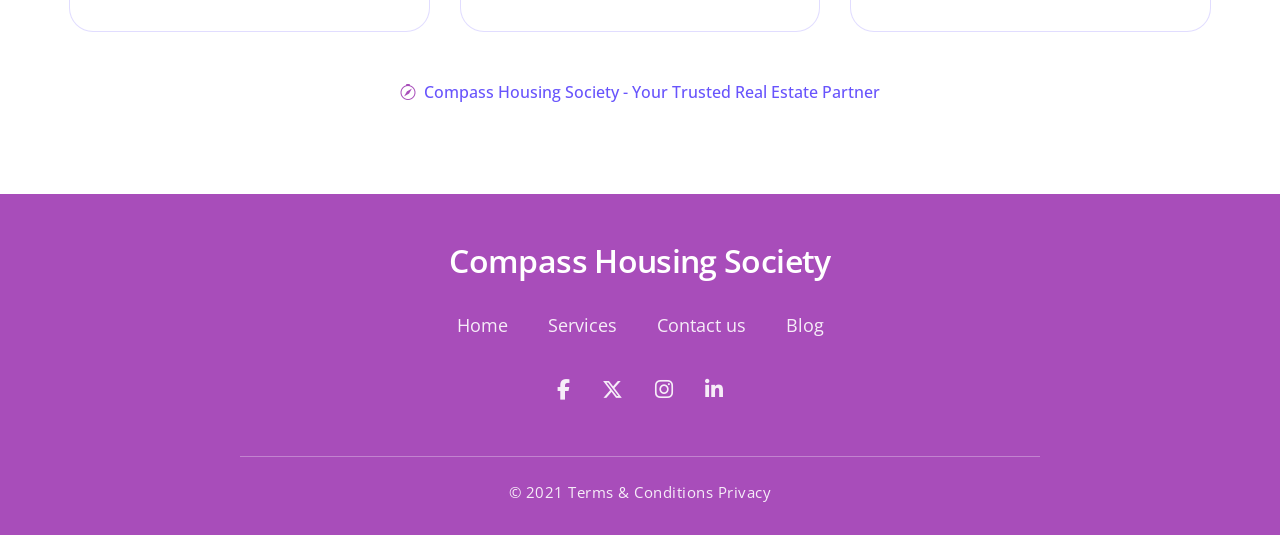
<file: services.html>
<!DOCTYPE html>
<html lang="en">
<head>
  <meta charset="UTF-8">
  <meta name="viewport" content="width=device-width, initial-scale=1.0">
  <title>Compass Housing | Real Estate Services</title>
  <link rel="stylesheet" href="globalstyles.css">
  <link href="https://cdn.jsdelivr.net/npm/bootstrap@5.3.3/dist/css/bootstrap.min.css" rel="stylesheet">
  <link href="https://cdn.jsdelivr.net/npm/bootstrap-icons@1.11.3/font/bootstrap-icons.css" rel="stylesheet">
  <link rel="stylesheet" href="https://cdnjs.cloudflare.com/ajax/libs/font-awesome/6.5.1/css/all.min.css">
<link href="https://fonts.googleapis.com/css2?family=Open+Sans:wght@400;500;600;700&display=swap" rel="stylesheet">
  <style>
    h1 {
      font-size: 48px;
      font-weight: 700;
      margin: 0 0 0.5rem 0;
    }

    h2 {
      font-size: 36px;
      font-weight: 600;
      margin: 0 0 0.5rem 0;
    }

    h3 {
      font-size: 28px;
      font-weight: 600;
      margin: 0 0 0.5rem 0;
    }

    h4 {
      font-size: 24px;
      font-weight: 600;
      margin: 0 0 0.3rem 0;
    }

    h5 {
      font-size: 20px;
      font-weight: 600;
      margin: 0 0 0.3rem 0;
    }

    h6 {
      font-size: 18px;
      font-weight: 600;
      margin: 0 0 0.3rem 0;
    }

    p,
    span,
    li,
    a,
    .nav-link,
    .card-text,
    .footer-text,
    .service-price,
    .section-title span,
    .text-body {
      font-size: 16px;
      font-weight: 400;
      margin: 0;
    }

    body {
       font-family: 'Open Sans', sans-serif;
      background-color: #ffffff;
      color: #000000;
      min-height: 100vh;
      display: flex;
      flex-direction: column;
      position: relative;
      margin: 0;
      padding: 0;
    }

    .container {
      max-width: 1280px;
      margin: 0 auto;
      padding: 0 24px;
      width: 100%;
    }

    .section-gap {
      padding: 30px;
      margin: 0;
    }

    main {
      margin-top: 80px;
      flex: 1;
    }

    :root {
      --pri: #A84DBA;
      --sec: #6854FC;
      --white: #ffffff;
      --black: #000000;
    }

    .text-pri {
      color: #A84DBA !important;
    }

    .text-sec {
      color: #6854FC !important;
    }

    .service-link {
      display: inline-flex;
      align-items: center;
      gap: 8px;
      color: #A84DBA;
      font-weight: 600;
      text-decoration: none;
      padding: 8px 0;
      transition: all 0.2s ease;
    }

    .service-link i {
      font-size: 18px;
      transition: transform 0.2s ease;
    }



    .service-link:hover i {
      transform: translateX(4px);
    }

    .service-link:active {
      color: #000000;
    }

    ::selection {
      background: #A84DBA;
      color: white;
    }

    body::before {
      content: "";
      position: fixed;
      inset: 0;
      margin: auto;
      background-image: url("images/transparent-logo-1.png");
      background-repeat: no-repeat;
      background-position: center;
      background-size: 600px auto;
      opacity: 0.10;
      pointer-events: none;
      z-index: -1;
    }

    [data-theme="dark"] body {
      background-color: #1a1a1a;
      color: #ffffff;
    }

    [data-theme="dark"] body::before {
      background-image: url("images/transparent-logo-1.png");
      opacity: 0.10;
    }

    [data-theme="dark"] .card-equal {
      background-color: #000000;
      border-color: #404040;
    }

    [data-theme="dark"] .card-equal h3,
    [data-theme="dark"] .card-equal p,
    [data-theme="dark"] .card-equal span,
    [data-theme="dark"] .section-title h2,
    [data-theme="dark"] .section-title p {
      color: #ffffff;
    }

    [data-theme="dark"] .border-top {
      border-top-color: #404040;
    }

    [data-theme="dark"] .service-price {
      background: rgba(104, 84, 252, 0.2);
      color: #6854FC;
    }

    [data-theme="dark"] .service-link {
      color: #A84DBA;
    }

    [data-theme="dark"] .service-link:hover {
      color: #6854FC;
    }

    [data-theme="dark"] .service-link:active {
      color: #ffffff;
    }

    .card-equal {
      background: #ffffff;
      border-radius: 24px;
      padding: 30px 25px;
      border: 1px solid rgba(104, 84, 252, 0.2);
      height: 100%;
      display: flex;
      flex-direction: column;
      transition: all 0.3s ease;
      margin: 0;
    }

    .card-equal:hover {
      transform: translateY(-4px);
      border-color: #A84DBA;
      box-shadow: 0 20px 30px -10px rgba(168, 77, 186, 0.15);
    }

    .card-equal i {
      font-size: 2.5rem;
      color: #A84DBA;
    }

    .card-equal h3 {
      margin: 0 0 16px 0;
      text-align: center;
    }

    .card-equal .card-text {
      margin: 0 0 20px 0;
      text-align: center;
      flex: 1;
    }

    .property-image {
      height: 180px;
      border-radius: 16px;
      margin: 12px 0 20px;
      background-size: cover;
      background-position: center;
      background-repeat: no-repeat;
      border: 1px solid #f0ecf9;
    }

    .img1 {
      background-image: url('https://images.unsplash.com/photo-1613977257363-707ba9348227?ixlib=rb-4.0.3&auto=format&fit=crop&w=600&h=400&q=80');
    }

    .img2 {
      background-image: url('https://crm.roongtadevelopers.com/app/admin/assets/images/blog/1723200045.jpg');
    }

    .img3 {
      background-image: url('https://images.unsplash.com/photo-1486406146926-c627a92ad1ab?ixlib=rb-4.0.3&auto=format&fit=crop&w=600&h=400&q=80');
    }

    .img4 {
      background-image: url('https://images.unsplash.com/photo-1522708323590-d24dbb6b0267?ixlib=rb-4.0.3&auto=format&fit=crop&w=600&h=400&q=80');
    }

    .img5 {
      background-image: url('https://images.unsplash.com/photo-1564013799919-ab600027ffc6?ixlib=rb-4.0.3&auto=format&fit=crop&w=600&h=400&q=80');
    }

    .img6 {
      background-image: url('https://images.unsplash.com/photo-1512917774080-9991f1c4c750?ixlib=rb-4.0.3&auto=format&fit=crop&w=600&h=400&q=80');
    }

    .border-top {
      border-top: 1px solid #eae6f5;
      margin-top: 20px;
      padding-top: 20px;
    }

    .service-price {
      font-weight: 700;
      color: #6854FC;
      background: rgba(104, 84, 252, 0.08);
      padding: 8px 16px;
      border-radius: 40px;
      font-size: 16px;
      margin: 0;
    }

    a {
      color: #6854FC;
      text-decoration: none;
      transition: color 0.2s ease;
    }

    a:hover {
      color: white;
    }

    a:active {
      color: #000000;
    }

    [data-theme="dark"] a:active {
      color: #ffffff;
    }

    .section-title {
      text-align: center;
    }

    .section-title span {
      color: #A84DBA;
      font-weight: 600;
      letter-spacing: 1px;
    }

    .section-title h2 {
      margin-top: 8px;
    }

    .section-title p {
      max-width: 700px;
      margin: 0px auto 0;
    }

    @media (max-width: 1024px) {
      .container {
        padding: 0 20px;
      }
    }

    @media (max-width: 768px) {
      h1 {
        font-size: 40px;
      }

      h2 {
        font-size: 30px;
      }

      h3 {
        font-size: 24px;
      }

      h4 {
        font-size: 20px;
      }

      h5 {
        font-size: 18px;
      }

      .section-gap {
        padding: 25px 0;
      }

      .card-equal {
        padding: 25px 20px;
      }
    }

    @media (max-width: 480px) {
      .container {
        padding: 0 16px;
      }

      .card-equal {
        padding: 20px 16px;
      }

      .card-equal .d-flex.justify-content-between {
        flex-direction: column;
        gap: 15px;
        align-items: flex-start;
      }
    }

    .row {
      margin: 0;
      gap: 30px 0;
    }

    .col-lg-4,
    .col-md-6 {
      padding: 0 15px;
    }

    .d-flex {
      display: flex;
    }

    .align-items-center {
      align-items: center;
    }

    .justify-content-center {
      justify-content: center;
    }

    .justify-content-between {
      justify-content: space-between;
    }

    .text-center {
      text-align: center;
    }

    .fw-bold {
      font-weight: 700;
    }

    .fw-semibold {
      font-weight: 600;
    }

    .mt-2 {
      margin-top: 8px;
    }

    .mt-3 {
      margin-top: 12px;
    }

    .mt-4 {
      margin-top: 20px;
    }

    .mt-5 {
      margin-top: 30px;
    }

    .mb-3 {
      margin-bottom: 12px;
    }

    .mb-5 {
      margin-bottom: 30px;
    }

    .my-3 {
      margin: 12px 0;
    }

    .pt-3 {
      padding-top: 12px;
    }

    .gap-2 {
      gap: 8px;
    }

    .me-2 {
      margin-right: 8px;
    }
  </style>
</head>

<body data-theme="light">
  <div id="site-header" class="fixed-top"></div>

  <main>
    <section class="services-section section-gap">
      <div class="container">
        <div class="section-title text-center">
          <h1 class="fw-bold">Professional Property Solutions</h1>
         <span style="font-size: 36px; font-weight: 600; display: block; margin: 0 0 0.5rem 0; color: #A84DBA;">Explore All Services</span><br>
          <h2 class="fw-bold" style="font-size: 36px; font-weight: 600; margin: 0 0 0.5rem 0;">Comprehensive real estate services</h2>
          <p>For Compass Housing Society members</p>
        </div>

        <div class="row g-4">
          <div class="col-lg-4 col-md-6">
            <div class="card-equal">
              <div class="d-flex align-items-center justify-content-center mb-3">
                <i class="bi bi-house-door-fill" style="font-size: 2.5rem; color: #A84DBA;"></i>
              </div>
              <h3 class="fw-bold text-center">Modern Villa Sales</h3>
              <div class="property-image img1 my-3"></div>
              <p class="card-text text-center">Contemporary villas with smart home features, private pools, and
                panoramic views. Prime locations available.</p>
              <div class="d-flex justify-content-between align-items-center mt-4 pt-3 border-top">
                <span class="service-price fw-bold">From $849K</span>
                <a href="servicesdetails.html" class="service-link" style="color: #A84DBA;">View Villas <i
                    class="bi bi-arrow-right"></i></a>
              </div>
            </div>
          </div>

          <div class="col-lg-4 col-md-6">
            <div class="card-equal">
              <div class="d-flex align-items-center justify-content-center mb-3">
                <i class="bi bi-building" style="font-size: 2.5rem; color: #A84DBA;"></i>
              </div>
              <h3 class="fw-bold text-center">Luxury Apartments</h3>
              <div class="property-image img2 my-3"></div>
              <p class="card-text text-center">High-end apartments with concierge service, gym access, and rooftop
                terraces in prestigious neighborhoods.</p>
              <div class="d-flex justify-content-between align-items-center mt-4 pt-3 border-top">
                <span class="service-price fw-bold">From $399K</span>
                <a href="servicesdetails.html" class="service-link" style="color: #A84DBA;">View Units <i
                    class="bi bi-arrow-right"></i></a>
              </div>
            </div>
          </div>

          <div class="col-lg-4 col-md-6">
            <div class="card-equal">
              <div class="d-flex align-items-center justify-content-center mb-3">
                <i class="bi bi-briefcase-fill" style="font-size: 2.5rem; color: #A84DBA;"></i>
              </div>
              <h3 class="fw-bold text-center">Commercial Towers</h3>
              <div class="property-image img3 my-3"></div>
              <p class="card-text text-center">Class A office spaces in downtown locations. Floor-to-ceiling windows and
                modern amenities included.</p>
              <div class="d-flex justify-content-between align-items-center mt-4 pt-3 border-top">
                <span class="service-price fw-bold">Lease Now</span>
                <a href="servicesdetails.html" class="service-link" style="color: #A84DBA;">Inquire <i
                    class="bi bi-arrow-right"></i></a>
              </div>
            </div>
          </div>

          <div class="col-lg-4 col-md-6">
            <div class="card-equal">
              <div class="d-flex align-items-center justify-content-center mb-3">
                <i class="bi bi-brush-fill" style="font-size: 2.5rem; color: #A84DBA;"></i>
              </div>
              <h3 class="fw-bold text-center">Staged Penthouses</h3>
              <div class="property-image img4 my-3"></div>
              <p class="card-text text-center">Professionally staged penthouses with designer furniture, ready for
                immediate showcase and sale.</p>
              <div class="d-flex justify-content-between align-items-center mt-4 pt-3 border-top">
                <span class="service-price fw-bold">$1.2M</span>
                <a href="servicesdetails.html" class="service-link" style="color: #A84DBA;">Tour <i
                    class="bi bi-arrow-right"></i></a>
              </div>
            </div>
          </div>

          <div class="col-lg-4 col-md-6">
            <div class="card-equal">
              <div class="d-flex align-items-center justify-content-center mb-3">
                <i class="bi bi-tree-fill" style="font-size: 2.5rem; color: #A84DBA;"></i>
              </div>
              <h3 class="fw-bold text-center">Gated Communities</h3>
              <div class="property-image img5 my-3"></div>
              <p class="card-text text-center">Secure family homes within exclusive communities. Parks, schools, and
                shopping centers nearby.</p>
              <div class="d-flex justify-content-between align-items-center mt-4 pt-3 border-top">
                <span class="service-price fw-bold">From $549K</span>
                <a href="servicesdetails.html" class="service-link" style="color: #A84DBA;">Explore <i
                    class="bi bi-arrow-right"></i></a>
              </div>
            </div>
          </div>

          <div class="col-lg-4 col-md-6">
            <div class="card-equal">
              <div class="d-flex align-items-center justify-content-center mb-3">
                <i class="bi bi-graph-up-arrow" style="font-size: 2.5rem; color: #A84DBA;"></i>
              </div>
              <h3 class="fw-bold text-center">Waterfront Estates</h3>
              <div class="property-image img6 my-3"></div>
              <p class="card-text text-center">Luxury waterfront properties with private docks, beach access, and
                stunning sunset views.</p>
              <div class="d-flex justify-content-between align-items-center mt-4 pt-3 border-top">
                <span class="service-price fw-bold">From $2.5M</span>
                <a href="servicesdetails.html" class="service-link" style="color: #A84DBA;">View <i
                    class="bi bi-arrow-right"></i></a>
              </div>
            </div>
          </div>
        </div>

        <div class="text-center mt-5">
          <p class="d-flex align-items-center justify-content-center gap-2" style="color: #6854FC; font-weight: 500;">
            <i class="bi bi-compass" style="color: #A84DBA;"></i>
            Compass Housing Society - Your Trusted Real Estate Partner
          </p>
        </div>
      </div>
    </section>
  </main>

  <div id="side-footer"></div>

  <script src="footer.js"></script>
  <script src="https://cdn.jsdelivr.net/npm/bootstrap@5.3.3/dist/js/bootstrap.bundle.min.js"></script>
  <script src="header.js"></script>
  <script>
    (function () {
      const savedTheme = localStorage.getItem('theme') || 'light';
      document.body.setAttribute('data-theme', savedTheme);
    })();
  </script>
</body>
</html>
</file>
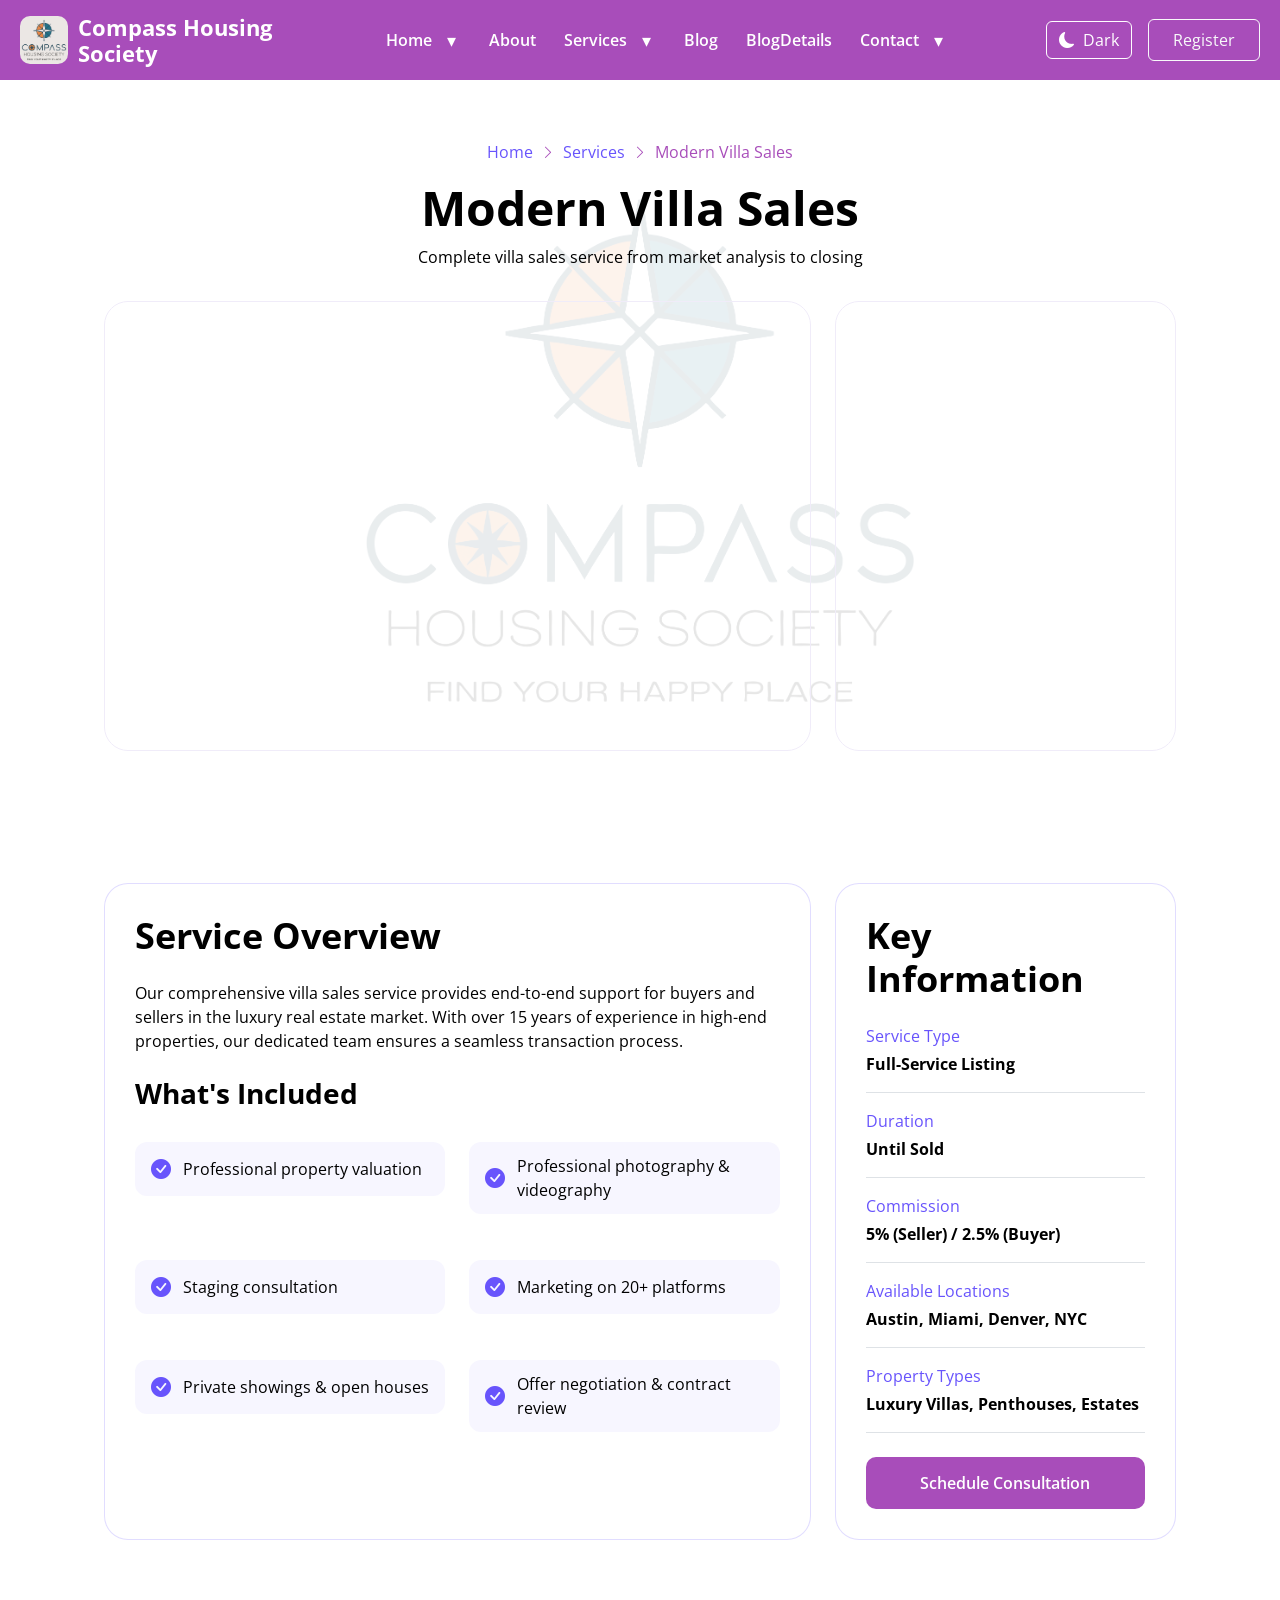
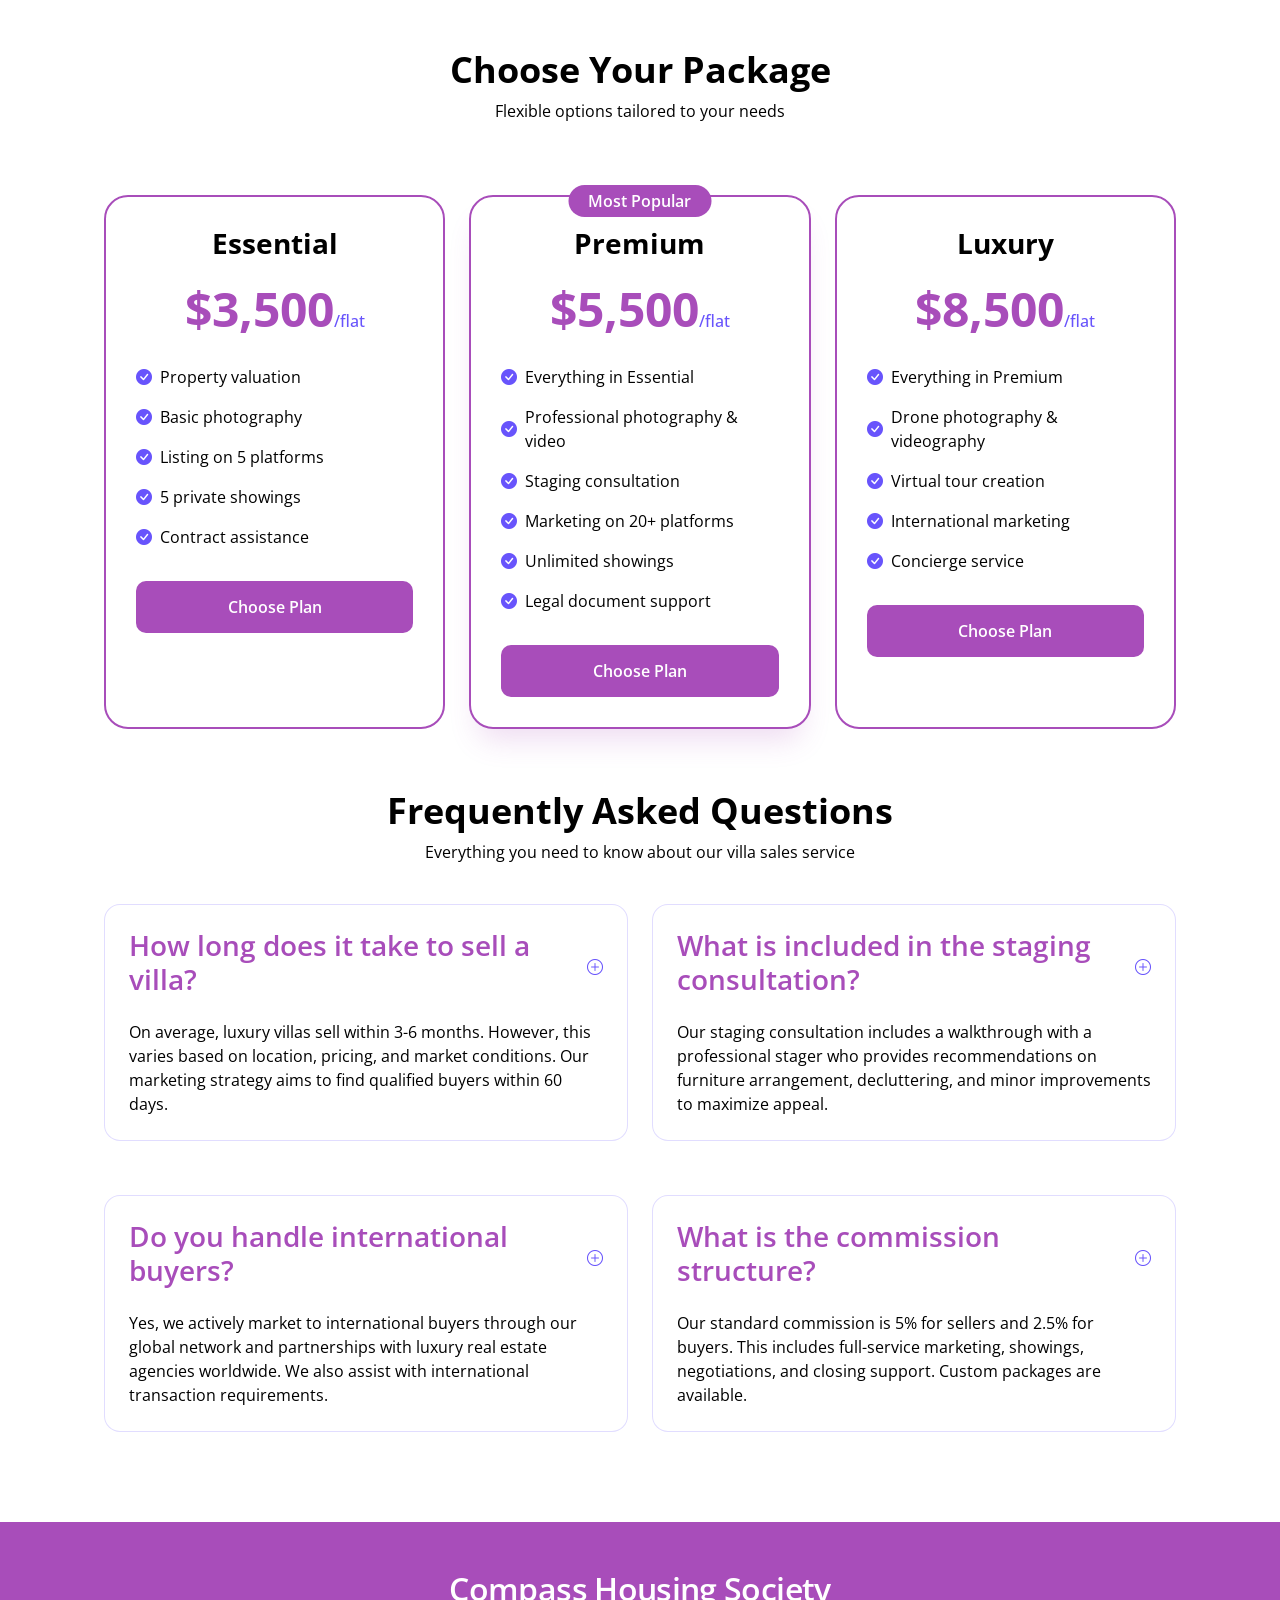
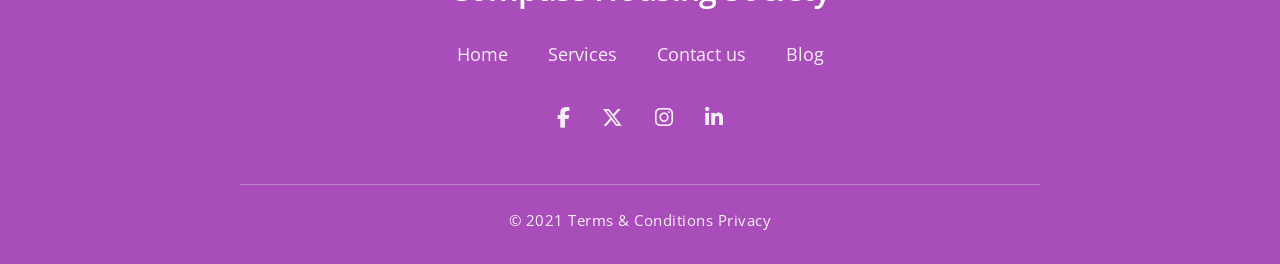
<file: servicesdetails.html>
<!DOCTYPE html>
<html lang="en">

<head>
  <meta charset="UTF-8">
  <meta name="viewport" content="width=device-width, initial-scale=1.0">
  <title>Compass Housing | Modern Villa Sales</title>
  <link rel="stylesheet" href="globalstyles.css">
  <link href="https://cdn.jsdelivr.net/npm/bootstrap@5.3.3/dist/css/bootstrap.min.css" rel="stylesheet">
  <link href="https://cdn.jsdelivr.net/npm/bootstrap-icons@1.11.3/font/bootstrap-icons.css" rel="stylesheet">
  <link rel="stylesheet" href="https://cdnjs.cloudflare.com/ajax/libs/font-awesome/6.5.1/css/all.min.css">
<link href="https://fonts.googleapis.com/css2?family=Open+Sans:wght@400;500;600;700&display=swap" rel="stylesheet">
  <style>
    /* ----- TYPOGRAPHY HIERARCHY (h1–h6) ----- */
    h1 {
      font-size: 48px;
      font-weight: 700;
      margin: 0 0 0.5rem 0;
    }

    h2 {
      font-size: 36px;
      font-weight: 600;
      margin: 0 0 0.5rem 0;
    }

    h3 {
      font-size: 28px;
      font-weight: 600;
      margin: 0 0 0.5rem 0;
    }

    h4 {
      font-size: 24px;
      font-weight: 600;
      margin: 0 0 0.3rem 0;
    }

    h5 {
      font-size: 20px;
      font-weight: 600;
      margin: 0 0 0.3rem 0;
    }

    h6 {
      font-size: 18px;
      font-weight: 600;
      margin: 0 0 0.3rem 0;
    }

    p,
    span,
    li,
    a,
    .nav-link,
    .card-text,
    .footer-text,
    .service-price,
    .section-title span,
    .text-body,
    .faq-question,
    .pricing-item,
    .feature-text {
      font-size: 16px;
      font-weight: 400;
      margin: 0;
    }

    /* ----- GLOBAL & VARIABLES ----- */
    body {
    font-family: 'Open Sans', sans-serif;
      background-color: #ffffff;
      color: #000000;
      min-height: 100vh;
      display: flex;
      flex-direction: column;
      position: relative;
      margin: 0;
      padding: 0;
    }

    .container {
      max-width: 1280px;
      margin: 0 auto;
      padding: 0 24px;
      width: 100%;
    }

    main {
      margin-top: 80px;
      flex: 1;
    }

    .section-gap {
      padding: 30px;
      /* margin: 0; */
    }

    .section-gap-sm {
      padding: 30px 0;
    }

    .section-gap-lg {
      padding: 30px 0;
    }


    :root {
      --pri: #A84DBA;
      --sec: #6854FC;
      --white: #ffffff;
      --black: #000000;
    }

    .text-pri {
      color: #A84DBA !important;
    }

    .text-sec {
      color: #6854FC !important;
    }

    .bg-pri {
      background-color: #A84DBA !important;
    }

    .bg-sec {
      background-color: #6854FC !important;
    }

    .btn-primary-custom {
      display: inline-flex;
      align-items: center;
      justify-content: center;
      gap: 8px;
      padding: 14px 32px;
      background-color: #A84DBA;
      color: #ffffff;
      font-weight: 600;
      text-decoration: none;
      border-radius: 10px !important;
      transition: all 0.2s ease;
      border: none;
      cursor: pointer;
      font-size: 16px;
    }

    .btn-outline-custom {
      display: inline-flex;
      align-items: center;
      justify-content: center;
      gap: 8px;
      padding: 14px 32px;
      background-color: #A84DBA;
      color: white;
      font-weight: 600;
      text-decoration: none;
      border-radius: 10px;
      transition: all 0.2s ease;
      cursor: pointer;
      font-size: 16px;
    }

    ::selection {
      background: #A84DBA;
      color: white;
    }

    body::before {
      content: "";
      position: fixed;
      inset: 0;
      margin: auto;
      background-image: url("images/transparent-logo-1.png");
      background-repeat: no-repeat;
      background-position: center;
      background-size: 600px auto;
      opacity: 0.10;
      pointer-events: none;
      z-index: -1;
    }

    [data-theme="dark"] body {
      background-color: #1a1a1a;
      color: #ffffff;
    }

    [data-theme="dark"] body::before {
      background-image: url("images/transparent-logo-1.png");
      opacity: 0.10;
    }

    [data-theme="dark"] .service-detail-card,
    [data-theme="dark"] .faq-card,
    [data-theme="dark"] .pricing-card {
      background-color:#000000;
      border-color: #404040;
    }

    [data-theme="dark"] h1,
    [data-theme="dark"] h2,
    [data-theme="dark"] h3,
    [data-theme="dark"] h4,
    [data-theme="dark"] h5,
    [data-theme="dark"] h6,
    [data-theme="dark"] p,
    [data-theme="dark"] span,
    [data-theme="dark"] li {
      color: #ffffff;
    }

    [data-theme="dark"] .border-bottom {
      border-bottom-color: #404040 !important;
    }

  

    /* cards, images, features */
    .service-detail-card {
      background: #ffffff;
      border-radius: 24px;
      padding: 30px;
      border: 1px solid rgba(104, 84, 252, 0.2);
      height: 100%;
      transition: all 0.3s ease;
    }

    .service-detail-card:hover {
      border-color: #A84DBA;
      box-shadow: 0 20px 30px -10px rgba(168, 77, 186, 0.15);
    }

    .service-image-large {
      height: 450px;
      border-radius: 24px;
      background-size: cover;
      background-position: center;
      border: 1px solid #f0ecf9;
      width: 100%;
    }

    .img1 {
      background-image: url('https://images.unsplash.com/photo-1600607687939-ce8a6c25118c?ixlib=rb-4.0.3&auto=format&fit=crop&w=1200&h=600&q=80');
    }

    .img2 {
      background-image: url('https://images.unsplash.com/photo-1600566753190-17f0baa2a6c3?ixlib=rb-4.0.3&auto=format&fit=crop&w=1200&h=600&q=80');
    }

    .feature-item {
      display: flex;
      align-items: center;
      gap: 12px;
      padding: 12px 16px;
      background-color: rgba(104, 84, 252, 0.05);
      border-radius: 12px;
      transition: all 0.2s ease;
      width: 100%;
    }

    .feature-item:hover {
      background-color: rgba(168, 77, 186, 0.1);
    }

    .feature-item i {
      color: #6854FC;
      font-size: 20px;
      flex-shrink: 0;
    }

    .feature-item:hover i {
      color: #A84DBA;
    }

    .pricing-card {
      background: #ffffff;
      border-radius: 24px;
      padding: 30px;
      border: 2px solid #A84DBA;
      height: 100%;
      transition: all 0.3s ease;
      position: relative;
      display: flex;
      flex-direction: column;
      min-height: 520px;
    }

    .pricing-card.popular {
      border-color: #A84DBA;
      box-shadow: 0 20px 30px -10px rgba(168, 77, 186, 0.2);
    }

    .pricing-card:hover {
      transform: translateY(-4px);
      border-color: #6854FC;
    }

    .popular-badge {
      position: absolute;
      top: -12px;
      left: 50%;
      transform: translateX(-50%);
      background-color: #A84DBA;
      color: #ffffff;
      padding: 4px 20px;
      border-radius: 40px;
      font-weight: 600;
      white-space: nowrap;
    }

    .price-amount {
      font-size: 48px;
      font-weight: 700;
      color: #A84DBA;
      line-height: 1;
    }

    .price-period {
      color: #6854FC;
      font-weight: 500;
    }

    .pricing-feature {
      display: flex;
      align-items: center;
      gap: 8px;
      padding: 8px 0;
    }

    .pricing-feature i {
      color: #6854FC;
      flex-shrink: 0;
    }

    .faq-card {
      background: #ffffff;
      border-radius: 16px;
      padding: 24px;
      border: 1px solid rgba(104, 84, 252, 0.2);
      transition: all 0.2s ease;
      cursor: pointer;
      height: 100%;
    }

    .faq-card:hover {
      border-color: #A84DBA;
    }

    .faq-question {
      display: flex;
      justify-content: space-between;
      align-items: center;
      font-weight: 600;
      color: #A84DBA;
      gap: 12px;
    }

    .faq-question i {
      transition: transform 0.2s ease;
      color: #6854FC;
      flex-shrink: 0;
    }

    .faq-card:hover .faq-question i {
      transform: rotate(90deg);
      color: #A84DBA;
    }

    .faq-answer {
      margin-top: 16px;
      color: #000000;
    }

    [data-theme="dark"] .faq-answer {
      color: #e0e0e0;
    }

    .border-bottom {
      border-bottom: 1px solid #eae6f5;
    }

    .breadcrumb-center {
      display: flex;
      align-items: center;
      justify-content: center;
      gap: 8px;
      flex-wrap: wrap;
      margin-bottom:15px;
    }

    .breadcrumb-center a {
      color: #6854FC;
      text-decoration: none;
    }

    .breadcrumb-center a:hover {
      color: #A84DBA;
    }

    .breadcrumb-center i {
      color: #A84DBA;
      font-size: 14px;
    }

    .breadcrumb-center span {
      color: #A84DBA;
    }

    /* responsive */
    @media (max-width: 1024px) {
      .container {
        padding: 0 20px;
      }

      main {
        padding: 0 30px;
      }

      /* keep main side padding, section vertical handled by .section-gap */
    }

    @media (max-width: 768px) {
      h1 {
        font-size: 36px;
      }

      h2 {
        font-size: 28px;
      }

      h3 {
        font-size: 24px;
      }

      h4 {
        font-size: 20px;
      }

      h5 {
        font-size: 18px;
      }

      .service-image-large {
        height: 300px;
      }

      .price-amount {
        font-size: 36px;
      }

      main {
        padding: 0 20px;
      }

      .pricing-card {
        min-height: 480px;
      }
    }

    @media (max-width: 576px) {
      .container {
        padding: 0 16px;
      }

      .service-image-large {
        height: 250px;
      }

      .btn-primary-custom,
      .btn-outline-custom {
        padding: 12px 24px;
        width: 100%;
      }

      .pricing-card {
        padding: 24px;
        min-height: auto;
      }

      .feature-item {
        padding: 10px 12px;
      }

      main {
        padding: 0 16px;
      }
    }

    .row {
      margin: 0 -12px;
      gap: 30px 0;
    }

    .col-lg-8,
    .col-lg-4,
    .col-lg-6,
    .col-md-6 {
      padding: 0 12px;
    }

    /* utility overrides */
    .d-flex {
      display: flex;
    }

    .align-items-center {
      align-items: center;
    }

    .justify-content-center {
      justify-content: center;
    }

    .justify-content-between {
      justify-content: space-between;
    }

    .text-center {
      text-align: center;
    }

    .fw-bold {
      font-weight: 700;
    }

    .fw-semibold {
      font-weight: 600;
    }

    .mt-2 {
      margin-top: 8px;
    }

    .mt-3 {
      margin-top: 12px;
    }

    .mt-4 {
      margin-top: 20px;
    }

    .mt-5 {
      margin-top: 30px;
    }

    .mb-2 {
      margin-bottom: 8px;
    }

    .mb-3 {
      margin-bottom: 12px;
    }

    .mb-4 {
      margin-bottom: 20px;
    }

    .mb-5 {
      margin-bottom: 30px;
    }

    .my-3 {
      margin: 12px 0;
    }

    .my-4 {
      margin: 20px 0;
    }

    .py-3 {
      padding: 12px 0;
    }

    .py-4 {
      padding: 20px 0;
    }

    .pt-3 {
      padding-top: 12px;
    }

    .pb-3 {
      padding-bottom: 12px;
    }

    .gap-2 {
      gap: 8px;
    }

    .gap-3 {
      gap: 12px;
    }

    .gap-4 {
      gap: 20px;
    }

    .me-2 {
      margin-right: 8px;
    }

    .w-100 {
      width: 100%;
    }
  </style>
</head>

<body data-theme="light">
  <div id="site-header" class="fixed-top"></div>

  <main style="padding:30px 50px 0 50px;">
    <section class="section-gap">
      <div class="container">
        <div class="breadcrumb-center">
          <a href="index.html">Home</a>
          <i class="bi bi-chevron-right"></i>
          <a href="services.html">Services</a>
          <i class="bi bi-chevron-right"></i>
          <span>Modern Villa Sales</span>
        </div>

        <div class="text-center mb-2">
          <h1 class="fw-bold">Modern Villa Sales</h1>
          <p style="max-width: 800px; margin:0px auto 0;">Complete villa sales service from market analysis to closing
          </p>
        </div>

        <div class="row g-4 mb-5">
          <div class="col-lg-8">
            <div class="service-image-large img1"></div>
          </div>
          <div class="col-lg-4">
            <div class="service-image-large img2" style="height: 450px;"></div>
          </div>
        </div>

         </div>   </section>

    <section class="section-gap">
      <div class="container">
        <div class="row g-4 mb-5">  <div class="col-lg-8">
            <div class="service-detail-card">
              <h2 class="fw-bold mb-4">Service Overview</h2>
              <p class="mb-4">Our comprehensive villa sales service provides end-to-end support for buyers and sellers
                in the luxury real estate market. With over 15 years of experience in high-end properties, our dedicated
                team ensures a seamless transaction process.</p>

              <h3 class="fw-bold mb-3">What's Included</h3>
              <div class="row g-3">
                <div class="col-md-6">
                  <div class="feature-item"><i class="bi bi-check-circle-fill"></i><span>Professional property
                      valuation</span></div>
                </div>
                <div class="col-md-6">
                  <div class="feature-item"><i class="bi bi-check-circle-fill"></i><span>Professional photography &
                      videography</span></div>
                </div>
                <div class="col-md-6">
                  <div class="feature-item"><i class="bi bi-check-circle-fill"></i><span>Staging consultation</span>
                  </div>
                </div>
                <div class="col-md-6">
                  <div class="feature-item"><i class="bi bi-check-circle-fill"></i><span>Marketing on 20+
                      platforms</span></div>
                </div>
                <div class="col-md-6">
                  <div class="feature-item"><i class="bi bi-check-circle-fill"></i><span>Private showings & open
                      houses</span></div>
                </div>
                <div class="col-md-6">
                  <div class="feature-item"><i class="bi bi-check-circle-fill"></i><span>Offer negotiation & contract
                      review</span></div>
                </div>
              </div>
            </div>
          </div>

          <div class="col-lg-4">
            <div class="service-detail-card">
              <h2 class="fw-bold mb-4">Key Information</h2>
              <div class="border-bottom pb-3 mb-3"><span style="color: #6854FC;">Service Type</span>
                <p class="fw-bold mt-1">Full-Service Listing</p>
              </div>
              <div class="border-bottom pb-3 mb-3"><span style="color: #6854FC;">Duration</span>
                <p class="fw-bold mt-1">Until Sold</p>
              </div>
              <div class="border-bottom pb-3 mb-3"><span style="color: #6854FC;">Commission</span>
                <p class="fw-bold mt-1">5% (Seller) / 2.5% (Buyer)</p>
              </div>
              <div class="border-bottom pb-3 mb-3"><span style="color: #6854FC;">Available Locations</span>
                <p class="fw-bold mt-1">Austin, Miami, Denver, NYC</p>
              </div>
              <div class="border-bottom pb-3 mb-3"><span style="color: #6854FC;">Property Types</span>
                <p class="fw-bold mt-1">Luxury Villas, Penthouses, Estates</p>
              </div>
              <div class="mt-4"><a href="contactus.html" class="btn-primary-custom w-100">Schedule Consultation</a></div>
            </div>
          </div>
        </div>
      </div>
    </section>

    <!-- THIRD SECTION: Choose Your Package (30px pad) -->
    <section class="section-gap">
      <div class="container">
        <div class="text-center mb-5">
          <h2 class="fw-bold">Choose Your Package</h2>
          <p>Flexible options tailored to your needs</p>
        </div>

        <div class="row g-4">
          <!-- Essential -->
          <div class="col-lg-4 col-md-6">
            <div class="pricing-card">
              <h3 class="fw-bold text-center mb-4">Essential</h3>
              <div class="text-center mb-4"><span class="price-amount">$3,500</span><span
                  class="price-period">/flat</span></div>
              <div class="pricing-feature"><i class="bi bi-check-circle-fill"></i><span>Property valuation</span></div>
              <div class="pricing-feature"><i class="bi bi-check-circle-fill"></i><span>Basic photography</span></div>
              <div class="pricing-feature"><i class="bi bi-check-circle-fill"></i><span>Listing on 5 platforms</span>
              </div>
              <div class="pricing-feature"><i class="bi bi-check-circle-fill"></i><span>5 private showings</span></div>
              <div class="pricing-feature"><i class="bi bi-check-circle-fill"></i><span>Contract assistance</span></div>
              <div class="mt-4"><a href="contactus.html" class="btn-outline-custom w-100">Choose Plan</a></div>
            </div>
          </div>
          <!-- Premium (popular) -->
          <div class="col-lg-4 col-md-6">
            <div class="pricing-card popular">
              <div class="popular-badge">Most Popular</div>
              <h3 class="fw-bold text-center mb-4">Premium</h3>
              <div class="text-center mb-4"><span class="price-amount">$5,500</span><span
                  class="price-period">/flat</span></div>
              <div class="pricing-feature"><i class="bi bi-check-circle-fill"></i><span>Everything in Essential</span>
              </div>
              <div class="pricing-feature"><i class="bi bi-check-circle-fill"></i><span>Professional photography &
                  video</span></div>
              <div class="pricing-feature"><i class="bi bi-check-circle-fill"></i><span>Staging consultation</span>
              </div>
              <div class="pricing-feature"><i class="bi bi-check-circle-fill"></i><span>Marketing on 20+
                  platforms</span></div>
              <div class="pricing-feature"><i class="bi bi-check-circle-fill"></i><span>Unlimited showings</span></div>
              <div class="pricing-feature"><i class="bi bi-check-circle-fill"></i><span>Legal document support</span>
              </div>
              <div class="mt-4"><a href="contactus.html" class="btn-primary-custom w-100">Choose Plan</a></div>
            </div>
          </div>
          <!-- Luxury -->
          <div class="col-lg-4 col-md-6">
            <div class="pricing-card">
              <h3 class="fw-bold text-center mb-4">Luxury</h3>
              <div class="text-center mb-4"><span class="price-amount">$8,500</span><span
                  class="price-period">/flat</span></div>
              <div class="pricing-feature"><i class="bi bi-check-circle-fill"></i><span>Everything in Premium</span>
              </div>
              <div class="pricing-feature"><i class="bi bi-check-circle-fill"></i><span>Drone photography &
                  videography</span></div>
              <div class="pricing-feature"><i class="bi bi-check-circle-fill"></i><span>Virtual tour creation</span>
              </div>
              <div class="pricing-feature"><i class="bi bi-check-circle-fill"></i><span>International marketing</span>
              </div>
              <div class="pricing-feature"><i class="bi bi-check-circle-fill"></i><span>Concierge service</span></div>
              <div class="mt-4"><a href="contactus.html" class="btn-outline-custom w-100">Choose Plan</a></div>
            </div>
          </div>
        </div>
      </div>
    </section>

    <!-- FOURTH SECTION: FAQ (30px pad) -->
    <section class="section-gap">
      <div class="container">
        <div class="text-center mb-3">
          <h2 class="fw-bold">Frequently Asked Questions</h2>
          <p>Everything you need to know about our villa sales service</p>
        </div>

        <div class="row g-4">
          <div class="col-lg-6">
            <div class="faq-card">
              <div class="faq-question"><h3>How long does it take to sell a villa?</h3><i
                  class="bi bi-plus-circle"></i></div>
              <div class="faq-answer">On average, luxury villas sell within 3-6 months. However, this varies based on
                location, pricing, and market conditions. Our marketing strategy aims to find qualified buyers within 60
                days.</div>
            </div>
          </div>
          <div class="col-lg-6">
            <div class="faq-card">
              <div class="faq-question"><h3>What is included in the staging consultation?</h3><i
                  class="bi bi-plus-circle"></i></div>
              <div class="faq-answer">Our staging consultation includes a walkthrough with a professional stager who
                provides recommendations on furniture arrangement, decluttering, and minor improvements to maximize
                appeal.</div>
            </div>
          </div>
          <div class="col-lg-6">
            <div class="faq-card">
              <div class="faq-question"><h3>Do you handle international buyers?</h3><i
                  class="bi bi-plus-circle"></i></div>
              <div class="faq-answer">Yes, we actively market to international buyers through our global network and
                partnerships with luxury real estate agencies worldwide. We also assist with international transaction
                requirements.</div>
            </div>
          </div>
          <div class="col-lg-6">
            <div class="faq-card">
              <div class="faq-question"><h3>What is the commission structure?</h3><i class="bi bi-plus-circle"></i>
              </div>
              <div class="faq-answer">Our standard commission is 5% for sellers and 2.5% for buyers. This includes
                full-service marketing, showings, negotiations, and closing support. Custom packages are available.
              </div>
            </div>
          </div>
        </div>
      </div>
    </section>
  </main>

  <div id="side-footer"></div>

  <script src="footer.js"></script>
  <script src="https://cdn.jsdelivr.net/npm/bootstrap@5.3.3/dist/js/bootstrap.bundle.min.js"></script>
  <script src="header.js"></script>
  <script>
    (function () {
      const savedTheme = localStorage.getItem('theme') || 'light';
      document.body.setAttribute('data-theme', savedTheme);
    })();
  </script>
</body>

</html>
</file>
<file: globalstyles.css>
:root {
    --primary: #A84DBA;
    --secondary: #6854FC;
    --white: #ffffff;
    --black: #000000;
    --bg-light: #ffffff;
    --text-light: #000000;
    --bg-dark: #000000;
    --text-dark: #ffffff;
}

:root[data-theme="dark"] {
    --bg-light: #000000;
    --bg-dark: #000000;
    --text-light: #ffffff;
}

* {
    margin: 0;
    padding: 0;
    box-sizing: border-box;
}

html {
    scroll-behavior: smooth;
    overflow-x: hidden;
}

/* Prevent flash of unstyled content */
html:not([data-theme]) {
    visibility: hidden;
}

html[data-theme] {
    visibility: visible;
}

body {
    font-family: 'Open Sans', sans-serif;
    background: var(--bg-light);
    color: var(--text-light);
    padding-top: 80px;
    transition: background-color 0.3s ease, color 0.3s ease;
}

:root[data-theme="dark"] body {
    color: var(--white);
    background-color: var(--bg-dark);
}

.fixed-top {
    position: fixed;
    top: 0;
    right: 0;
    left: 0;
    z-index: 1030;
}

.navbar-main {
    position: fixed;
    top: 0;
    width: 100%;
    height: 80px;
    background: var(--primary);
    z-index: 1050;
    display: flex;
    align-items: center;
    transition: background-color 0.3s ease;
}

:root[data-theme="dark"] .navbar-main {
    background: var(--black);
}

.navbar-main .container-fluid {
    max-width: 1320px;
    width: 100%;
    padding: 0 20px;
    margin: 0 auto;
    display: flex;
    align-items: center;
    justify-content: space-between;
}

.navbar-brand {
    display: flex;
    align-items: center;
    gap: 10px;
    text-decoration: none;
}

.logo-icon {
    width: 48px;
    height: 48px;
}

.logo-icon img {
    width: 100%;
    height: 100%;
    object-fit: contain;
    border-radius: 10px;
}

.brand-name {
    font-size: 22px !important;
    font-weight: 700;
    color: var(--white);
    line-height: 1.2;
}

.brand-text {
    display: flex;
    flex-direction: column;
}

.navbar-nav {
    display: flex;
    align-items: center;
    gap: 20px;
}

.nav-link-main {
    font-size: 16px;
    font-weight: 600;
    color: var(--white);
    text-decoration: none;
    padding: 6px 4px;
    display: flex;
    align-items: center;
    gap: 5px;
    transition: opacity 0.2s ease;
}

.nav-link-main:hover {
    opacity: 0.85;
}

.nav-link-main,
.dropdown-item,
.navbar-toggler-custom {
    -webkit-tap-highlight-color: transparent;
}

.dropdown-icon-model {
    display: inline-flex;
    align-items: center;
    justify-content: center;
    width: 20px;
    height: 20px;
    margin-left: 4px;
    position: relative;
}

/* ===============================
   FIX DOUBLE DROPDOWN ARROWS
================================ */

/* Remove Bootstrap's default dropdown arrow completely */
.dropdown-toggle::after {
    display: none !important;
    content: none !important;
    border: none !important;
}

/* Also target the specific nav-link-main with dropdown-toggle */
.nav-link-main.dropdown-toggle::after {
    display: none !important;
    content: none !important;
    border: none !important;
    margin: 0 !important;
    padding: 0 !important;
    width: 0 !important;
    height: 0 !important;
}

/* Keep only your custom dropdown arrow */
.dropdown-icon-model::before {
    content: "▾";
    font-size: 18px;
    line-height: 1;
    display: inline-block;
    transition: transform 0.3s ease;
}

/* Make sure your custom arrow is properly positioned */
.dropdown-icon-model {
    display: inline-flex;
    align-items: center;
    justify-content: center;
    width: 20px;
    height: 20px;
    margin-left: 4px;
    position: relative;
}

/* Dropdown arrow rotation states */
.nav-item.dropdown.show .dropdown-icon-model::before {
    transform: rotate(180deg);
}

@media (min-width: 992px) {
    .nav-item.dropdown:hover .dropdown-icon-model::before {
        transform: rotate(180deg);
    }
}

.dropdown-icon-model::before {
    content: "▾";
    font-size: 18px;
    line-height: 1;
    display: inline-block;
    transition: transform 0.3s ease;
}

.nav-item.dropdown.show .dropdown-icon-model::before {
    transform: rotate(180deg);
}

@media (min-width: 992px) {
    .nav-item.dropdown:hover .dropdown-icon-model::before {
        transform: rotate(180deg);
    }
}

/* Remove ALL Bootstrap dropdown arrows */
.dropdown-toggle::after,
.nav-link-main.dropdown-toggle::after,
[data-bs-toggle="dropdown"]::after {
    display: none !important;
    content: none !important;
    border: none !important;
}

.dropdown-menu {
    background: var(--white);
    border: none;
    border-radius: 8px;
    box-shadow: 0 10px 30px rgba(0, 0, 0, 0.1);
    padding: 8px 0;
    min-width: 200px;
    transition: opacity 0.3s ease, visibility 0.3s ease, transform 0.3s ease;
}

.dropdown-item {
    font-size: 16px;
    color: var(--black);
    padding: 10px 20px;
    text-decoration: none;
    display: block;
    transition: all 0.2s ease;
}

.dropdown-item:hover,
.dropdown-item:focus {
    background: var(--secondary);
    color: var(--white);
}

@media (min-width: 992px) {
    .nav-item.dropdown {
        position: relative;
    }

    .nav-item.dropdown .dropdown-menu {
        display: block;
        opacity: 0;
        visibility: hidden;
        transform: translateY(10px);
        transition: 0.25s ease;
        pointer-events: none;
        position: absolute;
        top: 100%;
        left: 0;
        z-index: 1000;
    }

    .nav-item.dropdown:hover .dropdown-menu {
        opacity: 1;
        visibility: visible;
        transform: translateY(0);
        pointer-events: auto;
    }
}

.navbar-right-section {
    display: flex;
    align-items: center;
    gap: 16px;
}

.register-btn {
    font-size: 16px;
    padding: 10px 22px;
    border-radius: 10px;
    background: transparent;
    border: 2px solid var(--white);
    color: var(--white);
    text-decoration: none;
    transition: all 0.3s ease;
    cursor: pointer;
    display: inline-block;
    text-align: center;
    margin-left: 20px;
}

.register-btn:hover {
    background: var(--white);
    color: var(--primary);
    border-color: var(--white);
}

:root[data-theme="dark"] .register-btn:hover {
    background: var(--white);
    color: var(--black);
}

.theme-toggle-btn {
    width: 56px;
    height: 28px;
    border-radius: 30px;
    background: rgba(255, 255, 255, 0.25);
    border: 2px solid rgba(255, 255, 255, 0.5);
    cursor: pointer;
    position: relative;
    transition: all 0.3s ease;
    flex-shrink: 0;
}

.theme-toggle-slider {
    width: 20px;
    height: 20px;
    background: var(--white);
    border-radius: 50%;
    position: absolute;
    left: 5px;
    top: 2px;
    transition: transform 0.3s ease;
}

:root[data-theme="dark"] .theme-toggle-slider {
    transform: translateX(26px);
    background: var(--white);
}

:root[data-theme="dark"] .theme-toggle-btn {
    background: rgba(0, 0, 0, 0.25);
    border-color: rgba(255, 255, 255, 0.3);
}

.navbar-toggler-custom {
    width: 50px;
    height: 45px;
    border-radius: 8px;
    border: 2px solid rgba(255, 255, 255, 0.5);
    background: rgba(255, 255, 255, 0.15);
    display: flex;
    align-items: center;
    justify-content: center;
    cursor: pointer;
    transition: all 0.3s ease;
    margin-left: 12px;
    flex-shrink: 0;
}

.navbar-toggler-custom:hover {
    background: rgba(255, 255, 255, 0.25);
}

.toggler-icon {
    width: 22px;
    height: 2px;
    background: var(--white);
    position: relative;
    transition: all 0.3s ease;
}

.toggler-icon::before,
.toggler-icon::after {
    content: "";
    width: 22px;
    height: 2px;
    background: var(--white);
    position: absolute;
    left: 0;
    transition: all 0.3s ease;
}

.toggler-icon::before {
    top: -7px;
}

.toggler-icon::after {
    top: 7px;
}

.navbar-toggler-custom.active .toggler-icon {
    background: transparent;
}

.navbar-toggler-custom.active .toggler-icon::before {
    transform: rotate(45deg);
    top: 0;
}

.navbar-toggler-custom.active .toggler-icon::after {
    transform: rotate(-45deg);
    top: 0;
}

@media (max-width: 991.98px) {
    .navbar-main {
        height: auto;
        padding: 10px 0;
        min-height: 70px;
    }

    .navbar-collapse {
        position: fixed;
        top: 70px;
        left: 0;
        right: 0;
        background: var(--primary);
        padding: 0 20px !important;
        margin: 0 !important;
        border-radius: 0 0 16px 16px;
        max-height: 0;
        overflow: hidden;
        opacity: 0;
        visibility: hidden;
        transition: max-height 0.3s ease, opacity 0.3s ease, visibility 0.3s ease;
        z-index: 1049;
    }

    .navbar-collapse.show {
        max-height: 80vh;
        opacity: 1;
        visibility: visible;
        padding: 20px !important;
        overflow-y: auto;
    }

    :root[data-theme="dark"] .navbar-collapse {
        background: var(--black);
    }

    .navbar-nav {
        flex-direction: column;
        align-items: flex-start;
        gap: 14px;
        width: 100%;
    }

    .nav-item.dropdown {
        width: 100%;
    }

    .nav-item.dropdown .dropdown-menu {
        position: static !important;
        float: none !important;
        width: 20% !important;
        margin: 8px 0 0 15px !important;
        background: rgba(255, 255, 255, 0.1) !important;
        border: none !important;
        box-shadow: none !important;
        display: none !important;
        padding: 8px 0 !important;
        animation: fadeIn 0.2s ease;
    }

    .nav-item.dropdown.show .dropdown-menu,
    .nav-item.dropdown .dropdown-menu.show {
        display: block !important;
    }

    .dropdown-item {
        color: var(--white) !important;
        padding: 10px 15px !important;
        border-left: 3px solid transparent;
        transition: all 0.2s ease;
        font-size: 15px;
    }

    .dropdown-item:hover,
    .dropdown-item:focus {
        background: rgba(255, 255, 255, 0.15) !important;
        color: var(--white) !important;
        border-left-color: var(--white);
    }

    @keyframes fadeIn {
        from {
            opacity: 0;
            transform: translateY(-10px);
        }

        to {
            opacity: 1;
            transform: translateY(0);
        }
    }

    .navbar-right-section {
        flex-direction: column;
        width: 100%;
        gap: 14px;
        margin-top: 20px;
        padding-top: 18px;
        border-top: 1px solid rgba(255, 255, 255, 0.2);
    }

    .register-btn {
        width: 100%;
        text-align: center;
        margin-left: 0;
    }

    .mobile-register-container {
        display: flex;
        align-items: center;
        gap: 15px;
        margin-left: auto;
    }

    .mobile-theme-toggle {
        display: flex;
        justify-content: center;

    }

    body {
        padding-top: 70px;
    }

    /* Better hamburger to X animation */
    .navbar-toggler-custom.active {
        background: rgba(255, 255, 255, 0.25);
    }

    .navbar-toggler-custom.active .toggler-icon {
        background: transparent;
    }

    .navbar-toggler-custom.active .toggler-icon::before {
        transform: rotate(45deg);
        top: 0;
    }

    .navbar-toggler-custom.active .toggler-icon::after {
        transform: rotate(-45deg);
        top: 0;
    }

    /* Fix navbar spacing on mobile */
    .nav-link-main {
        padding: 8px 4px;
        width: 100%;
        /* justify-content: space-between; */
    }

    .nav-link-main .dropdown-icon-model::before {
        transition: transform 0.3s ease;
    }

    .nav-item.dropdown.show .nav-link-main .dropdown-icon-model::before {
        transform: rotate(180deg);
    }
}

@media (min-width: 992px) {
    .mobile-register-container {
        display: none;
    }

    .mobile-theme-toggle {
        display: none;
    }
}

@media (max-width: 991px) {
    .desktop-register-btn {
        display: none;
    }

    .navbar-collapse:not(.show) {
        display: none;
    }

    .navbar-collapse.show {
        display: block;
    }
}

@media (min-width: 992px) {
    .collapse:not(.show) {
        display: flex !important;
    }

    .navbar-collapse {
        display: flex !important;
        flex-basis: auto;
        flex-grow: 1;
        align-items: center;
    }
}

.mobile-register-btn {
    padding: 8px 18px;
    font-size: 16px;
    border-radius: 8px;
    border: 2px solid var(--white);
    background: transparent;
    color: var(--white);
    white-space: nowrap;
    text-decoration: none;
    transition: all 0.3s ease;
}

.mobile-register-btn:hover {
    background: var(--white);
    color: var(--primary);
}

.collapse:not(.show) {
    display: none;
}

.container-fluid {
    padding-right: 15px;
    padding-left: 15px;
}

footer {
    background: var(--primary);
    color: var(--white);
    padding: 40px 20px 40px;
    margin-top: 60px;
    transition: background-color 0.3s ease;
}

:root[data-theme="dark"] footer {
    background: var(--black);
}

/* ===============================
   DESKTOP DROPDOWN ANIMATION
================================ */
@media (min-width: 992px) {
    .dropdown-menu {
        animation: fadeInDropdown 0.2s ease;
    }

    @keyframes fadeInDropdown {
        from {
            opacity: 0;
            transform: translateY(10px);
        }

        to {
            opacity: 1;
            transform: translateY(0);
        }
    }
}

/* ===============================
   OVERLAY FOR MOBILE MENU
================================ */
@media (max-width: 991.98px) {
    .navbar-overlay {
        display: none;
        position: fixed;
        top: 70px;
        left: 0;
        right: 0;
        bottom: 0;
        background: rgba(0, 0, 0, 0.5);
        z-index: 1048;
    }

    .navbar-overlay.active {
        display: block;
    }

    body.menu-open {
        overflow: hidden;
    }
}

.dropdown-item.active,
.dropdown-item:active {
    color: var(--white) !important;
    text-decoration: none;
    background-color: var(--primary) !important;
}





/* separate CSS - exact design with center alignment and purple background */
.site-footer {
    background-color: #A84DBA;
    color: #ffffff;
    padding: 3rem 1.5rem 2rem 1.5rem;
font-family: 'Open Sans', 'Roboto', sans-serif;
    width: 100%;
}

.footer-container {
    max-width: 800px;
    margin: 0 auto;
    display: flex;
    flex-direction: column;
    align-items: center;
    justify-content: center;
    text-align: center;
}

.footer-brand {
    margin-bottom: 2rem;
}

.footer-logo {
    font-size: 2rem;
    font-weight: 600;
    color: white;
    margin: 0;
    letter-spacing: -0.02em;
}

.footer-nav {
    display: flex;
    justify-content: center;
    gap: 2.5rem;
    margin-bottom: 2.5rem;
    flex-wrap: wrap;
}

.footer-nav a {
    color: #ffffff;
    text-decoration: none;
    font-size: 1.1rem;
    opacity: 0.9;
    transition: opacity 0.2s ease;
}

.footer-nav a:hover {
    opacity: 1;
    text-decoration: underline;
}

.footer-social {
    display: flex;
    justify-content: center;
    gap: 2rem;
    margin-bottom: 2.5rem;
}

.footer-social a {
    display: inline-flex;
    align-items: center;
    justify-content: center;
    color: #ffffff;
    font-size: 1.3rem !important;
    transition: opacity 0.2s ease;
    text-decoration: none;
    opacity: 0.9;
}

.footer-social a:hover {
    opacity: 1;
    transform: scale(1.1);
}

.footer-divider {
    width: 100%;
    height: 1px;
    background-color: rgba(255, 255, 255, 0.3);
    margin: 1rem 0 1.5rem 0;
}

.footer-bottom {
    text-align: center;
}

.footer-bottom p {
    color: #ffffff;
    font-size: 0.95rem;
    margin: 0;
    opacity: 0.9;
    letter-spacing: 0.5px;
}

/* Responsive adjustments */
@media (max-width: 600px) {
    .footer-logo {
        font-size: 1.6rem;
    }

    .footer-nav {
        gap: 1.5rem;
    }

    .footer-nav a {
        font-size: 1rem;
    }

    .footer-social {
        gap: 1.5rem;
    }
}
</file>
